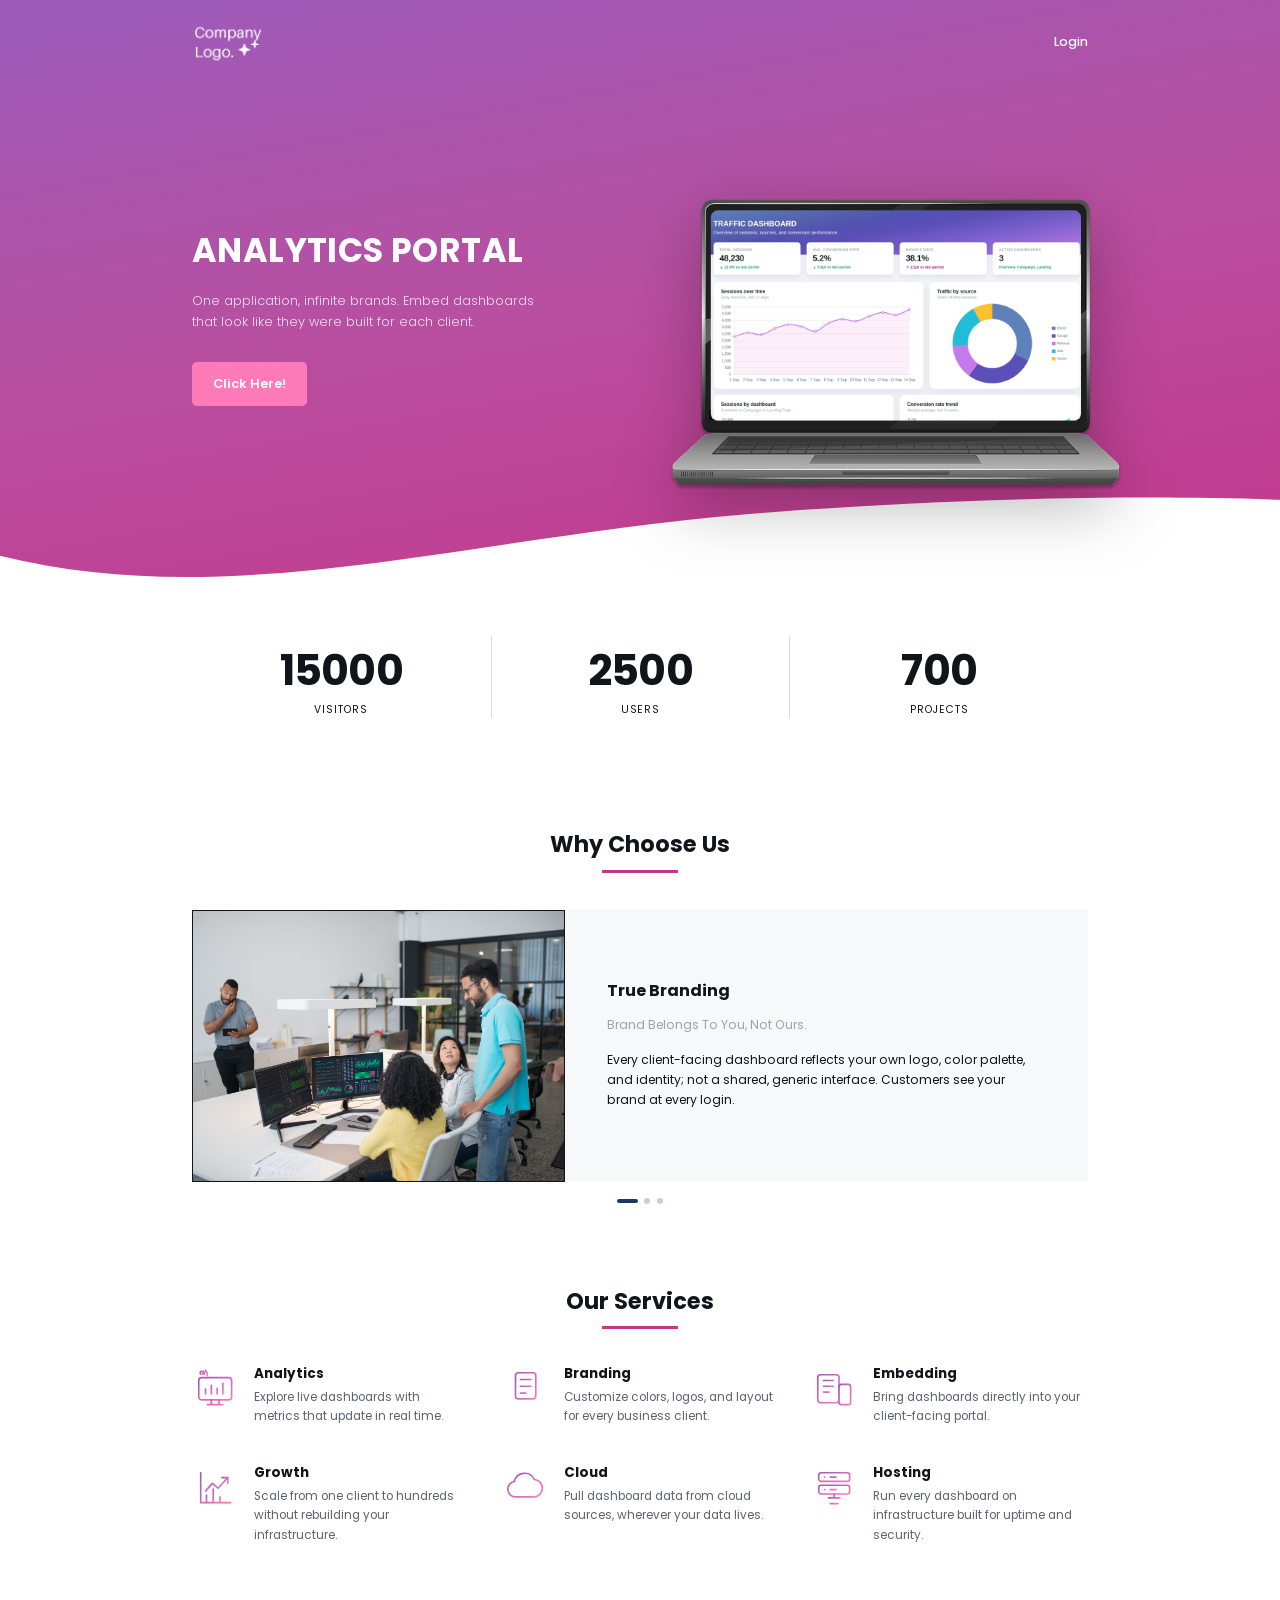
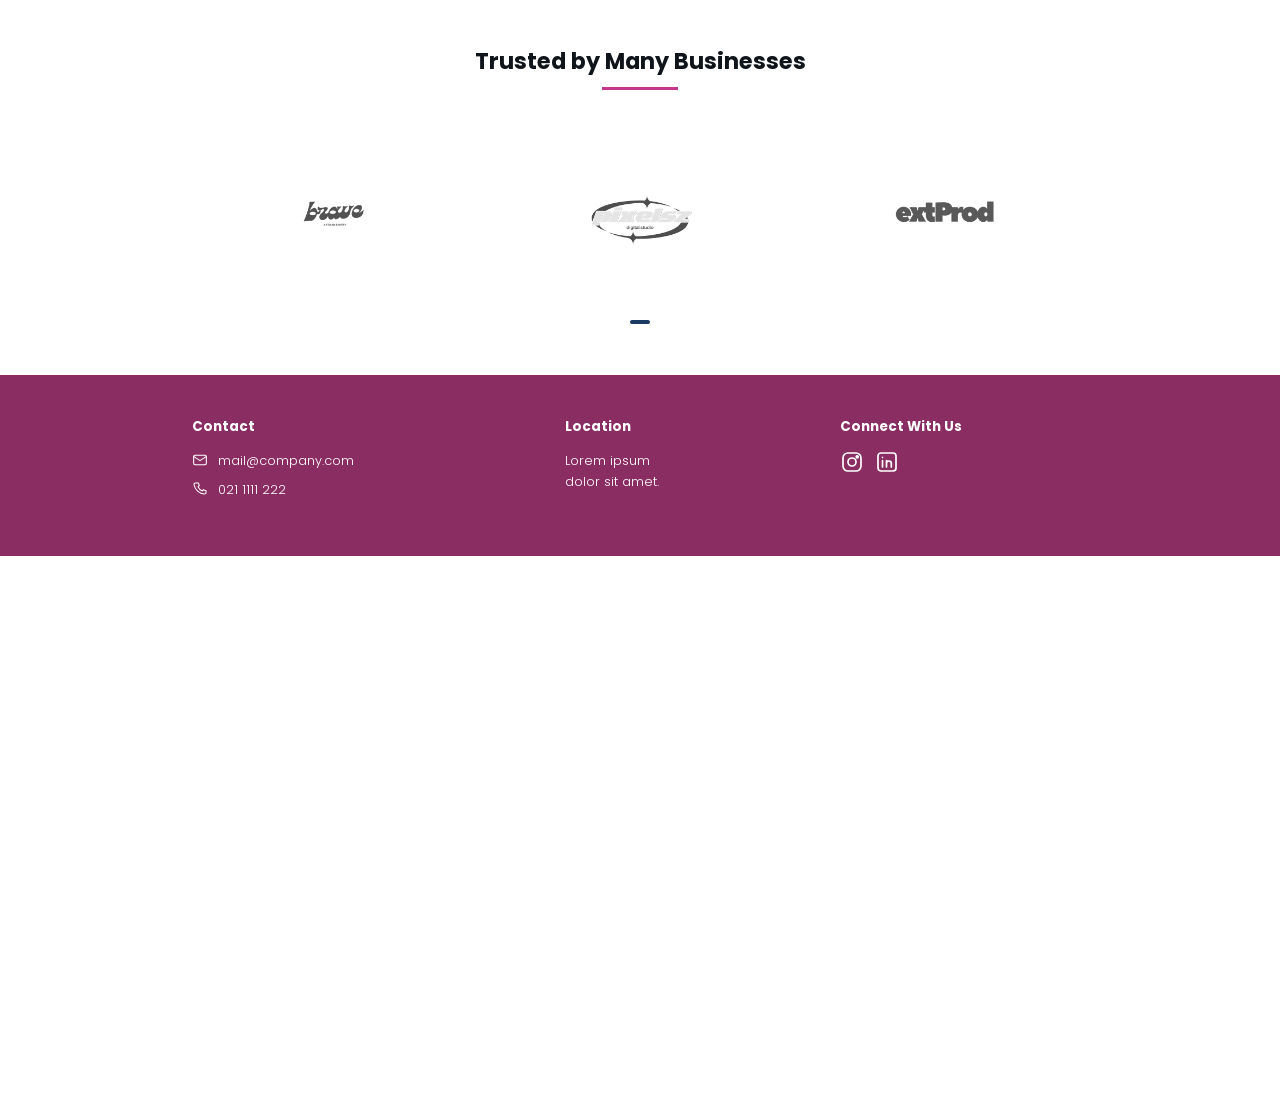
<file: index.html>
<!DOCTYPE html>
<html lang="id">
<head>
  <meta charset="UTF-8">
  <meta name="viewport" content="width=device-width, initial-scale=1">
  <title>Analytics Portal</title>
  <link rel="icon" href="img/logo.png">
  <link rel="preconnect" href="https://fonts.googleapis.com">
  <link rel="preconnect" href="https://fonts.gstatic.com" crossorigin>
  <link href="https://fonts.googleapis.com/css2?family=Poppins:wght@300;400;500;600;700&display=swap" rel="stylesheet">
  <link rel="stylesheet" href="css/style.css">
</head>
<body class="">
<svg width="0" height="0" aria-hidden="true" focusable="false" style="position:absolute">
  <defs>
    <linearGradient id="iconGradient" x1="0" y1="0" x2="1" y2="1">
      <stop offset="0%" stop-color="var(--icon-from)"/>
      <stop offset="100%" stop-color="var(--icon-to)"/>
    </linearGradient>
  </defs>
</svg>
<header class="navbar">
  <div class="container navbar-inner">
    <a class="navbar-logo" href="index.html">
      <img src="img/logo.png" alt="Company Logo">
    </a>
    <nav class="navbar-nav" aria-label="Menu utama">
      <!-- <a href="index.html">Home</a> -->
      <a href="login.html">Login</a>
    </nav>
  </div>
</header>

  <main>
<section class="hero">
  <div class="container hero-inner">
    <div class="hero-copy">
      <h1>Analytics Portal</h1>
      <p>
        One application, infinite brands. Embed dashboards that look like they were built for each client.
      </p>
      <a class="btn btn--accent" href="login.html">Click Here!</a>
    </div>
    <div class="hero-art">
      <img src="img/laptop.png" alt="Tampilan aplikasi pada laptop">
    </div>
  </div>
  <svg class="hero-wave" viewBox="0 0 1440 150" preserveAspectRatio="none" aria-hidden="true">
    <path d="M0,96 C260,168 520,74 840,44 C1070,23 1290,20 1440,26 L1440,150 L0,150 Z" fill="var(--surface)"/>
  </svg>
</section>
<section class="stats">
  <div class="container stats-inner">
      <div class="stats-item">
        <span class="stats-value">15000</span>
        <span class="stats-label">Visitors</span>
      </div>
      <div class="stats-item">
        <span class="stats-value">2500</span>
        <span class="stats-label">Users</span>
      </div>
      <div class="stats-item">
        <span class="stats-value">700</span>
        <span class="stats-label">Projects</span>
      </div>
  </div>
</section>
<section class="section" id="why-choose-us">
  <div class="container">
    <h2 class="section-title">Why Choose Us</h2>

    <div class="slider" data-slider data-autoplay="6000">
      <div class="slider-viewport">
        <div class="slider-track" data-slider-track>
          <article class="slider-slide why">
              <div class="why-media">
                <img src="img/foto1.jpg" alt="True Branding">
              </div>
              <div class="why-body">
                <h3>True Branding</h3>
                <p class="why-lead">Brand Belongs To You, Not Ours. </p>
                <p>Every client-facing dashboard reflects your own logo, color palette, and identity; not a shared, generic interface. Customers see your brand at every login.</p>
              </div>
            </article>
          <article class="slider-slide why">
              <div class="why-media">
                <img src="img/foto2.jpg" alt="Built on Enterprise-Grade Infrastructure">
              </div>
              <div class="why-body">
                <h3>Built on Enterprise-Grade Infrastructure</h3>
                <p class="why-lead">Reliable. Secure. Always On.</p>
                <p>Business clients get fast, dependable access for their dashboards whenever they need it. </p>
              </div>
            </article>
          <article class="slider-slide why">
              <div class="why-media">
                <img src="img/foto3.jpg" alt="Real Dashboards, Real-time Data">
              </div>
              <div class="why-body">
                <h3>Real Dashboards, Real-time Data</h3>
                <p class="why-lead">No Static Reports. No Delays.</p>
                <p>Dashboards connect directly to live data sources, so every chart and metric reflects what's actually happening right now.</p>
              </div>
            </article>
        </div>
      </div>

      <button class="slider-arrow slider-arrow--prev" type="button" data-slider-prev aria-label="Slide sebelumnya">
        <svg viewBox="0 0 24 24" fill="none" stroke="currentColor" stroke-width="2" stroke-linecap="round" stroke-linejoin="round"><path d="M15 18l-6-6 6-6"/></svg>
      </button>
      <button class="slider-arrow slider-arrow--next" type="button" data-slider-next aria-label="Slide berikutnya">
        <svg viewBox="0 0 24 24" fill="none" stroke="currentColor" stroke-width="2" stroke-linecap="round" stroke-linejoin="round"><path d="M9 6l6 6-6 6"/></svg>
      </button>

      <div class="slider-dots why-dots" data-slider-dots aria-label="Pilih slide"></div>
    </div>
  </div>
</section>
<section class="section section--services" id="services">
  <div class="container">
    <h2 class="section-title">Our Services</h2>
    <div class="services">
      <article class="service">
          <svg class="service-icon" viewBox="0 0 48 48" fill="none" aria-hidden="true"
     stroke="url(#iconGradient)" stroke-width="1.7"
     stroke-linecap="round" stroke-linejoin="round">
  <rect x="7" y="12" width="34" height="23" rx="3"/>
    <path d="M20 35v5M28 35v5M16 40h16"/>
    <path d="M14 29v-5M20 29v-9M26 29v-6M32 29v-11"/>
    <circle cx="10" cy="7" r="1.6"/>
    <path d="M13 8.5a4 4 0 0 0-1.2-3.1M16 10a7 7 0 0 0-2-5.4"/>
</svg>
          <div class="service-body">
            <h3>Analytics</h3>
            <p>Explore live dashboards with metrics that update in real time.</p>
          </div>
        </article>
      <article class="service">
          <svg class="service-icon" viewBox="0 0 48 48" fill="none" aria-hidden="true"
     stroke="url(#iconGradient)" stroke-width="1.7"
     stroke-linecap="round" stroke-linejoin="round">
  <rect x="15" y="7" width="21" height="27" rx="3"/>
    <path d="M20 14h11M20 21h11M20 28h6"/>
</svg>
          <div class="service-body">
            <h3>Branding</h3>
            <p>Customize colors, logos, and layout for every business client.</p>
          </div>
        </article>
      <article class="service">
          <svg class="service-icon" viewBox="0 0 48 48" fill="none" aria-hidden="true"
     stroke="url(#iconGradient)" stroke-width="1.7"
     stroke-linecap="round" stroke-linejoin="round">
  <rect x="7" y="9" width="22" height="29" rx="3"/>
    <path d="M13 15h10M13 21h10M13 27h6"/>
    <rect x="29" y="19" width="12" height="21" rx="2.5" fill="var(--surface)"/>
    <path d="M33 36h4"/>
</svg>
          <div class="service-body">
            <h3>Embedding</h3>
            <p>Bring dashboards directly into your client-facing portal.</p>
          </div>
        </article>
      <article class="service">
          <svg class="service-icon" viewBox="0 0 48 48" fill="none" aria-hidden="true"
     stroke="url(#iconGradient)" stroke-width="1.7"
     stroke-linecap="round" stroke-linejoin="round">
  <path d="M9 8v31h31"/>
    <path d="M15 39v-8M22 39v-14M29 39v-6"/>
    <path d="M14 27l7-8 6 5 10-11"/>
    <path d="M31 13h6v6"/>
</svg>
          <div class="service-body">
            <h3>Growth</h3>
            <p>Scale from one client to hundreds without rebuilding your infrastructure.</p>
          </div>
        </article>
      <article class="service">
          <svg class="service-icon" viewBox="0 0 48 48" fill="none" aria-hidden="true"
     stroke="url(#iconGradient)" stroke-width="1.7"
     stroke-linecap="round" stroke-linejoin="round">
  <path d="M33 33H15a8 8 0 0 1-1.2-15.9A11 11 0 0 1 34.5 15 9 9 0 0 1 33 33Z"/>
</svg>
          <div class="service-body">
            <h3>Cloud</h3>
            <p>Pull dashboard data from cloud sources, wherever your data lives.</p>
          </div>
        </article>
      <article class="service">
          <svg class="service-icon" viewBox="0 0 48 48" fill="none" aria-hidden="true"
     stroke="url(#iconGradient)" stroke-width="1.7"
     stroke-linecap="round" stroke-linejoin="round">
  <rect x="8" y="8" width="32" height="9" rx="2.5"/>
    <rect x="8" y="21" width="32" height="9" rx="2.5"/>
    <path d="M14 12.5h.01M14 25.5h.01M20 12.5h6M20 25.5h6"/>
    <path d="M18 34h12M24 30v4M20 40h8"/>
    <path d="M15 40h.01"/>
</svg>
          <div class="service-body">
            <h3>Hosting</h3>
            <p>Run every dashboard on infrastructure built for uptime and security.</p>
          </div>
        </article>
    </div>
  </div>
</section>
<section class="section" id="trusted">
  <div class="container">
    <h2 class="section-title">Trusted by Many Businesses</h2>

    <div class="slider slider--brands" data-slider data-autoplay="5000">
      <div class="slider-viewport">
        <div class="slider-track" data-slider-track>
            <div class="slider-slide brands">
              <div class="brands-item">
                <img src="img/brand1.png" alt="Logo mitra">
              </div>
              <div class="brands-item">
                <img src="img/brand2.png" alt="Logo mitra">
              </div>
              <div class="brands-item">
                <img src="img/brand3.png" alt="Logo mitra">
              </div>
            </div>
        </div>
      </div>
      <div class="slider-dots" data-slider-dots aria-label="Pilih halaman logo"></div>
    </div>
  </div>
</section>
  </main>

<footer class="footer">
  <div class="container footer-inner">
    <div class="footer-col">
      <h4>Contact</h4>
      <p class="footer-line">
        <svg viewBox="0 0 24 24" fill="none" stroke="currentColor" stroke-width="1.6" stroke-linecap="round" stroke-linejoin="round"><rect x="2.5" y="5" width="19" height="14" rx="2"/><path d="M3 7l9 6 9-6"/></svg>
        <a href="mailto:mail@company.com">mail@company.com</a>
      </p>
      <p class="footer-line">
        <svg viewBox="0 0 24 24" fill="none" stroke="currentColor" stroke-width="1.6" stroke-linecap="round" stroke-linejoin="round"><path d="M6.5 3h3l1.5 4-2 1.5a12 12 0 0 0 6.5 6.5L17 13l4 1.5v3a2 2 0 0 1-2.2 2A17 17 0 0 1 3 5.2 2 2 0 0 1 5 3Z"/></svg>
        <a href="tel:0211111222">021 1111 222</a>
      </p>
    </div>

    <div class="footer-col">
      <h4>Location</h4>
      <p>Lorem ipsum<br>dolor sit amet.</p>
    </div>

    <div class="footer-col">
      <h4>Connect With Us</h4>
      <div class="footer-social">
        <a href="#" aria-label="Instagram">
          <svg viewBox="0 0 24 24" fill="none" stroke="currentColor" stroke-width="1.7" stroke-linecap="round"><rect x="3" y="3" width="18" height="18" rx="5"/><circle cx="12" cy="12" r="4"/><circle cx="17.2" cy="6.8" r="1"/></svg>
        </a>
        <a href="#" aria-label="LinkedIn">
          <svg viewBox="0 0 24 24" fill="none" stroke="currentColor" stroke-width="1.7" stroke-linecap="round"><rect x="3" y="3" width="18" height="18" rx="3"/><path d="M7.5 10.5V17M7.5 7.4v.1M11.5 17v-3.6a2.4 2.4 0 0 1 4.8 0V17M11.5 10.5V17"/></svg>
        </a>
      </div>
    </div>
  </div>
</footer>
  <script src="js/slider.js"></script>
</body>
</html>
</file>
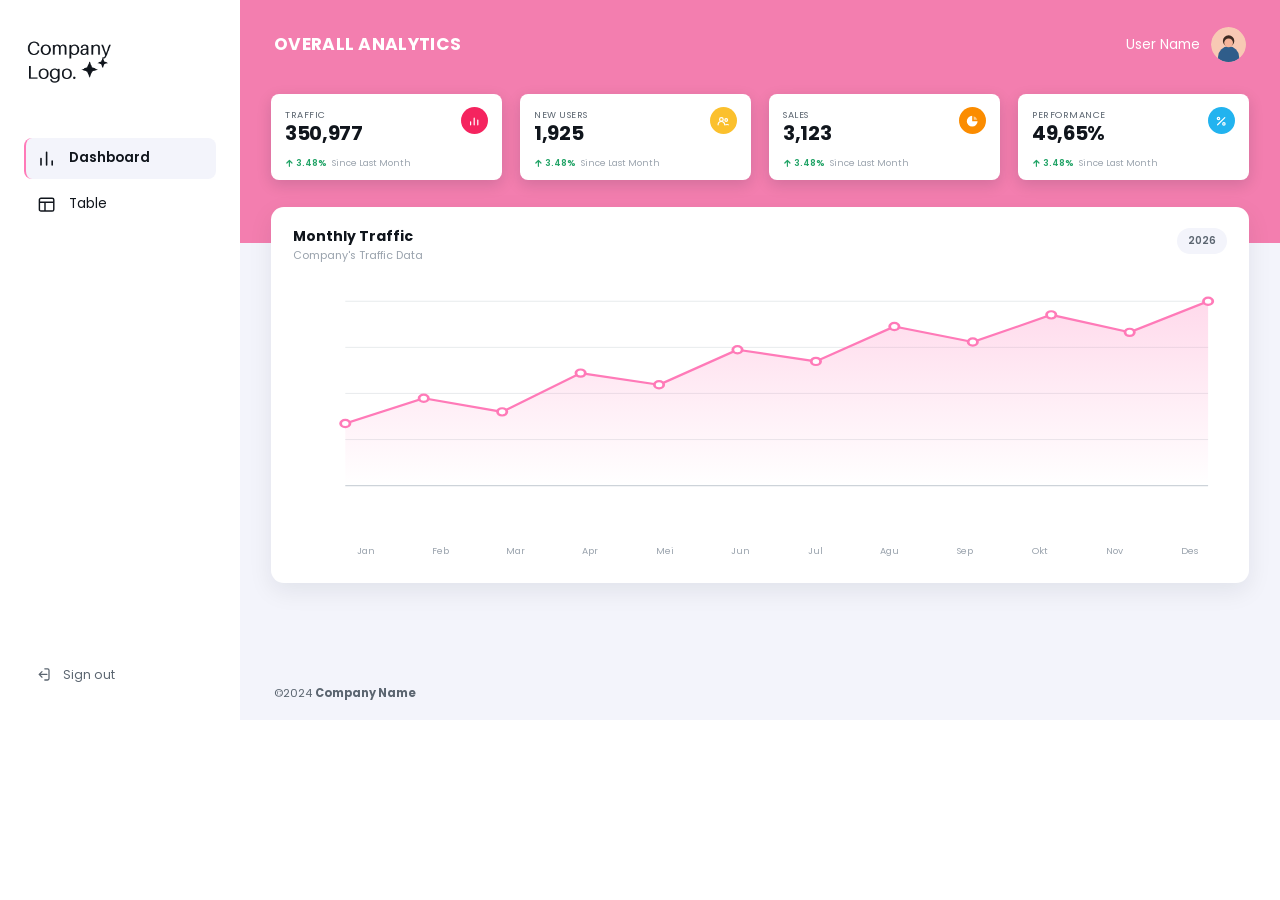
<file: dashboard.html>
<!DOCTYPE html>
<html lang="id">
<head>
  <meta charset="UTF-8">
  <meta name="viewport" content="width=device-width, initial-scale=1">
  <title>Dashboard | Company</title>
  <link rel="icon" href="img/logo.png">
  <link rel="preconnect" href="https://fonts.googleapis.com">
  <link rel="preconnect" href="https://fonts.gstatic.com" crossorigin>
  <link href="https://fonts.googleapis.com/css2?family=Poppins:wght@300;400;500;600;700&display=swap" rel="stylesheet">
  <link rel="stylesheet" href="css/style.css">
  <link rel="stylesheet" href="css/portal.css">
</head>
<body class="portal">

  <button class="portal-burger" type="button" data-sidebar-toggle aria-label="Buka menu">
    <svg viewBox="0 0 24 24" fill="none" stroke="currentColor" stroke-width="2" stroke-linecap="round"><path d="M4 7h16M4 12h16M4 17h16"/></svg>
  </button>

  <aside class="sidebar" data-sidebar>
    <a class="sidebar-logo" href="index.html">
      <img src="img/logo.png" alt="Company Logo">
    </a>

    <nav class="sidebar-nav" aria-label="Menu portal">
      <a class="sidebar-link is-active" href="dashboard.html">
        <svg viewBox="0 0 24 24" fill="none" stroke="currentColor" stroke-width="2" stroke-linecap="round"><path d="M5 20V12M12 20V4M19 20v-5"/></svg>
        <span>Dashboard</span>
      </a>
      <a class="sidebar-link" href="table.html">
        <svg viewBox="0 0 24 24" fill="none" stroke="currentColor" stroke-width="1.8" stroke-linejoin="round"><rect x="3" y="4" width="18" height="16" rx="2"/><path d="M3 9h18M10 9v11"/></svg>
        <span>Table</span>
      </a>
      <!-- <a class="sidebar-link" href="trash.html">
        <svg viewBox="0 0 24 24" fill="none" stroke="currentColor" stroke-width="1.8" stroke-linecap="round" stroke-linejoin="round"><path d="M4 7h16M10 4h4M6 7l1 13h10l1-13M10 11v6M14 11v6"/></svg>
        <span>Trash</span>
      </a> -->
    </nav>

    <a class="sidebar-logout" href="index.html">
      <svg viewBox="0 0 24 24" fill="none" stroke="currentColor" stroke-width="1.8" stroke-linecap="round" stroke-linejoin="round"><path d="M14 4h4a2 2 0 0 1 2 2v12a2 2 0 0 1-2 2h-4M10 16l-4-4 4-4M6 12h11"/></svg>
      <span>Sign out</span>
    </a>
  </aside>

  <div class="portal-main">
    <header class="topbar">
      <h1 class="topbar-title">Overall Analytics</h1>
      <div class="topbar-tools">
        <div class="topbar-user">
          <span class="topbar-name">User Name</span>
          <span class="avatar" aria-hidden="true">
            <svg viewBox="0 0 40 40" fill="none">
              <clipPath id="avatarClip"><circle cx="20" cy="20" r="20"/></clipPath>
                <circle cx="20" cy="20" r="20" fill="#F8C9B4"/>
                <circle cx="20" cy="16" r="6.5" fill="#3D2A22"/>
                  <g clip-path="url(#avatarClip)">
                    <path d="M8 34a12 12 0 0 1 24 0v10H8Z" fill="#2F5D8A"/>
                  </g>
                <circle cx="20" cy="18" r="5" fill="#F6B49A"/>
            </svg>
          </span>
        </div>
      </div>
    </header>

    <section class="metrics">
      <article class="metric">
          <div class="metric-head">
            <div>
              <p class="metric-label">Traffic</p>
              <p class="metric-value">350,977</p>
            </div>
            <span class="metric-badge metric-badge--pink">
              <svg viewBox="0 0 24 24" fill="none" stroke="currentColor" stroke-width="2" stroke-linecap="round" stroke-linejoin="round" aria-hidden="true">
  <path d="M6 18v-5M12 18V7M18 18v-8"/>
</svg>
            </span>
          </div>
          <p class="metric-foot">
            <span class="metric-delta">
              <svg viewBox="0 0 12 12" fill="none" stroke="currentColor" stroke-width="1.6" stroke-linecap="round" stroke-linejoin="round"><path d="M6 10V2M2.5 5.5 6 2l3.5 3.5"/></svg>
              3.48%
            </span>
            <span>Since Last Month</span>
          </p>
        </article>
      <article class="metric">
          <div class="metric-head">
            <div>
              <p class="metric-label">New Users</p>
              <p class="metric-value">1,925</p>
            </div>
            <span class="metric-badge metric-badge--amber">
              <svg viewBox="0 0 24 24" fill="none" stroke="currentColor" stroke-width="2" stroke-linecap="round" stroke-linejoin="round" aria-hidden="true">
  <circle cx="9" cy="9" r="3"/><circle cx="17" cy="10" r="2.2"/>
    <path d="M3.5 18a5.5 5.5 0 0 1 11 0M16.5 18a4.5 4.5 0 0 1 4 0"/>
</svg>
            </span>
          </div>
          <p class="metric-foot">
            <span class="metric-delta">
              <svg viewBox="0 0 12 12" fill="none" stroke="currentColor" stroke-width="1.6" stroke-linecap="round" stroke-linejoin="round"><path d="M6 10V2M2.5 5.5 6 2l3.5 3.5"/></svg>
              3.48%
            </span>
            <span>Since Last Month</span>
          </p>
        </article>
      <article class="metric">
          <div class="metric-head">
            <div>
              <p class="metric-label">Sales</p>
              <p class="metric-value">3,123</p>
            </div>
            <span class="metric-badge metric-badge--orange">
              <svg viewBox="0 0 24 24" fill="none" stroke="currentColor" stroke-width="2" stroke-linecap="round" stroke-linejoin="round" aria-hidden="true">
  <path d="M12 3a9 9 0 1 0 9 9h-9V3Z" fill="currentColor" stroke="none"/>
    <path d="M14.5 3.6A9 9 0 0 1 20.4 9.5h-5.9V3.6Z" fill="currentColor" stroke="none" opacity=".55"/>
</svg>
            </span>
          </div>
          <p class="metric-foot">
            <span class="metric-delta">
              <svg viewBox="0 0 12 12" fill="none" stroke="currentColor" stroke-width="1.6" stroke-linecap="round" stroke-linejoin="round"><path d="M6 10V2M2.5 5.5 6 2l3.5 3.5"/></svg>
              3.48%
            </span>
            <span>Since Last Month</span>
          </p>
        </article>
      <article class="metric">
          <div class="metric-head">
            <div>
              <p class="metric-label">Performance</p>
              <p class="metric-value">49,65%</p>
            </div>
            <span class="metric-badge metric-badge--blue">
              <svg viewBox="0 0 24 24" fill="none" stroke="currentColor" stroke-width="2" stroke-linecap="round" stroke-linejoin="round" aria-hidden="true">
  <path d="M18 6 6 18"/><circle cx="7.5" cy="7.5" r="2"/><circle cx="16.5" cy="16.5" r="2"/>
</svg>
            </span>
          </div>
          <p class="metric-foot">
            <span class="metric-delta">
              <svg viewBox="0 0 12 12" fill="none" stroke="currentColor" stroke-width="1.6" stroke-linecap="round" stroke-linejoin="round"><path d="M6 10V2M2.5 5.5 6 2l3.5 3.5"/></svg>
              3.48%
            </span>
            <span>Since Last Month</span>
          </p>
        </article>
    </section>

    <main class="portal-content">
<article class="panel">
  <header class="panel-head">
    <div>
      <h2>Monthly Traffic</h2>
      <p class="panel-sub">Company's Traffic Data</p>
    </div>
    <span class="panel-chip">2026</span>
  </header>

  <div class="chart">
    <svg viewBox="0 0 1000 340" preserveAspectRatio="none" role="img" aria-label="Grafik traffic per bulan">
      <defs>
        <linearGradient id="areaFill" x1="0" y1="0" x2="0" y2="1">
          <stop offset="0%" stop-color="var(--accent)" stop-opacity=".28"/>
          <stop offset="100%" stop-color="var(--accent)" stop-opacity="0"/>
        </linearGradient>
      </defs>

      <line class="chart-grid" x1="56" x2="980" y1="24" y2="24"/>
      <line class="chart-grid" x1="56" x2="980" y1="88" y2="88"/>
      <line class="chart-grid" x1="56" x2="980" y1="152" y2="152"/>
      <line class="chart-grid" x1="56" x2="980" y1="216" y2="216"/>
      <line class="chart-axis" x1="56" x2="980" y1="280" y2="280"/>

      <polygon class="chart-area" points="56,280 56.0,193.77 140.0,158.74 224.0,177.6 308.0,123.71 392.0,139.87 476.0,91.37 560.0,107.54 644.0,59.03 728.0,80.59 812.0,42.86 896.0,67.12 980.0,24.0 980,280" fill="url(#areaFill)"/>
      <polyline class="chart-line" points="56.0,193.77 140.0,158.74 224.0,177.6 308.0,123.71 392.0,139.87 476.0,91.37 560.0,107.54 644.0,59.03 728.0,80.59 812.0,42.86 896.0,67.12 980.0,24.0"/>

        <circle class="chart-dot" cx="56.0" cy="193.77" r="5">
            <title>Jan: 32</title>
          </circle>
        <circle class="chart-dot" cx="140.0" cy="158.74" r="5">
            <title>Feb: 45</title>
          </circle>
        <circle class="chart-dot" cx="224.0" cy="177.6" r="5">
            <title>Mar: 38</title>
          </circle>
        <circle class="chart-dot" cx="308.0" cy="123.71" r="5">
            <title>Apr: 58</title>
          </circle>
        <circle class="chart-dot" cx="392.0" cy="139.87" r="5">
            <title>Mei: 52</title>
          </circle>
        <circle class="chart-dot" cx="476.0" cy="91.37" r="5">
            <title>Jun: 70</title>
          </circle>
        <circle class="chart-dot" cx="560.0" cy="107.54" r="5">
            <title>Jul: 64</title>
          </circle>
        <circle class="chart-dot" cx="644.0" cy="59.03" r="5">
            <title>Agu: 82</title>
          </circle>
        <circle class="chart-dot" cx="728.0" cy="80.59" r="5">
            <title>Sep: 74</title>
          </circle>
        <circle class="chart-dot" cx="812.0" cy="42.86" r="5">
            <title>Okt: 88</title>
          </circle>
        <circle class="chart-dot" cx="896.0" cy="67.12" r="5">
            <title>Nov: 79</title>
          </circle>
        <circle class="chart-dot" cx="980.0" cy="24.0" r="5">
            <title>Des: 95</title>
          </circle>
    </svg>

    <div class="chart-labels">
      <span>Jan</span><span>Feb</span><span>Mar</span><span>Apr</span><span>Mei</span><span>Jun</span><span>Jul</span><span>Agu</span><span>Sep</span><span>Okt</span><span>Nov</span><span>Des</span>
    </div>
  </div>
</article>
    </main>

    <footer class="portal-footer">&copy;2024 <strong>Company Name</strong></footer>
  </div>

  <script src="js/portal.js"></script>

</body>
</html>
</file>
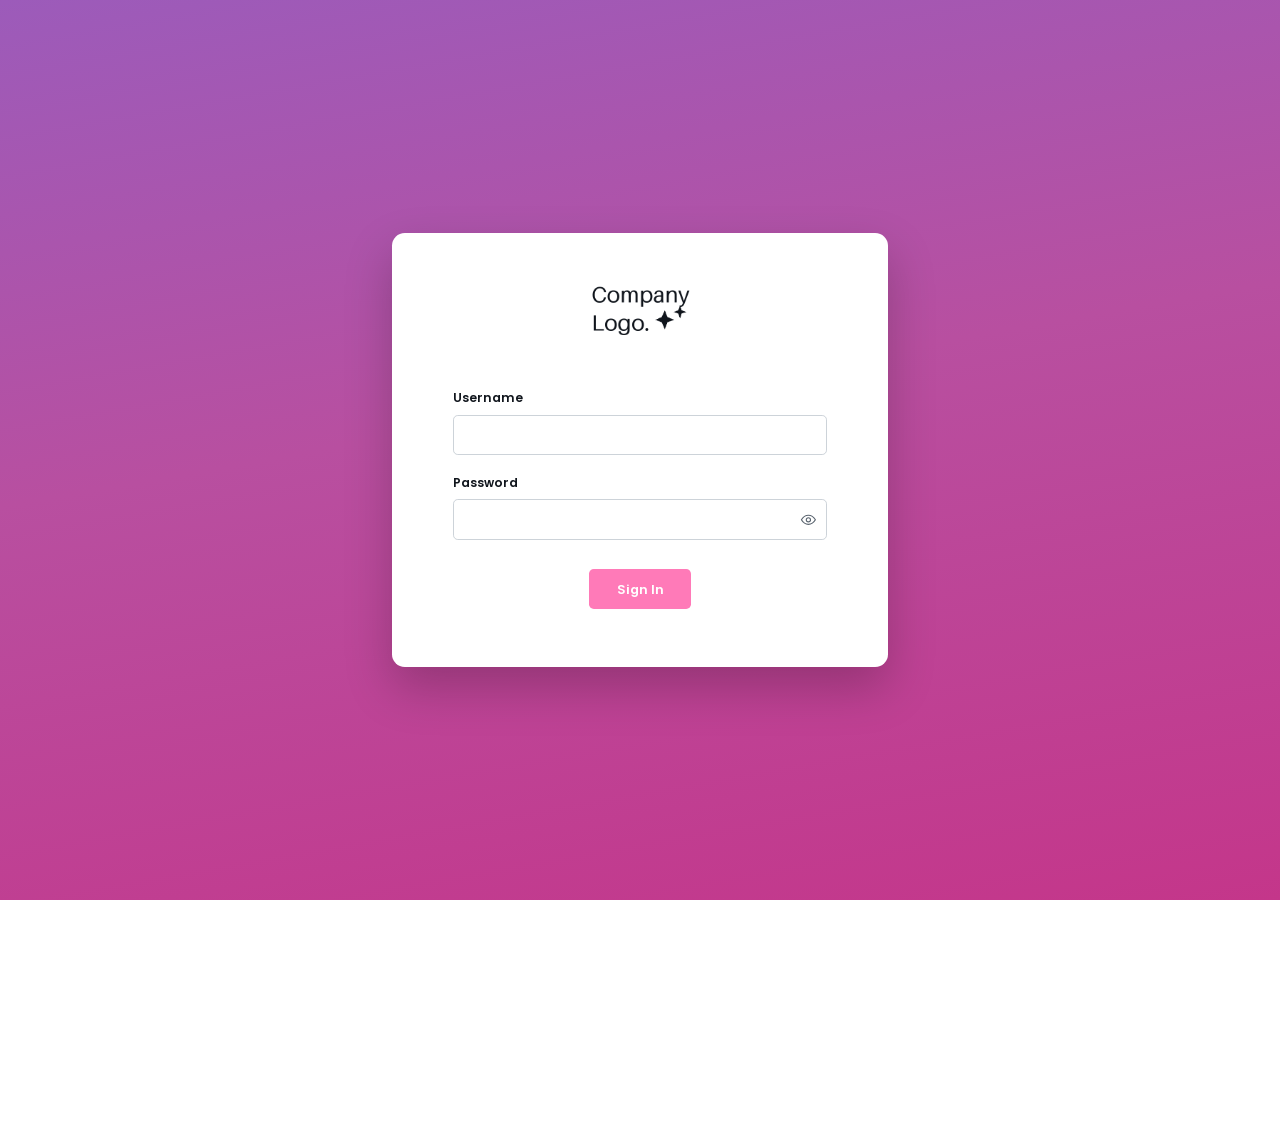
<file: login.html>
<!DOCTYPE html>
<html lang="id">
<head>
  <meta charset="UTF-8">
  <meta name="viewport" content="width=device-width, initial-scale=1">
  <title>Sign In | Company</title>
  <link rel="icon" href="img/logo.png">
  <link rel="preconnect" href="https://fonts.googleapis.com">
  <link rel="preconnect" href="https://fonts.gstatic.com" crossorigin>
  <link href="https://fonts.googleapis.com/css2?family=Poppins:wght@300;400;500;600;700&display=swap" rel="stylesheet">
  <link rel="stylesheet" href="css/style.css">
</head>
<body class="auth">
<main class="auth-wrap">
  <div class="auth-card">
    <a class="auth-logo" href="index.html">
      <img src="img/logo.png" alt="Company Logo">
    </a>

    <form class="auth-form" data-demo-login novalidate>
      <div class="field">
        <label for="username">Username</label>
        <input type="text" id="username" name="username" autocomplete="username">
      </div>

      <div class="field">
        <label for="password">Password</label>
        <div class="field-control">
          <input type="password" id="password" name="password" autocomplete="current-password">
          <button type="button" class="field-toggle" data-toggle-password="password" aria-label="Tampilkan password">
            <svg viewBox="0 0 24 24" fill="none" stroke="currentColor" stroke-width="1.6" stroke-linecap="round" stroke-linejoin="round"><path d="M2 12s3.8-6.5 10-6.5S22 12 22 12s-3.8 6.5-10 6.5S2 12 2 12Z"/><circle cx="12" cy="12" r="3"/></svg>
          </button>
        </div>
      </div>

      <button type="submit" class="btn btn--accent auth-submit">Sign In</button>
    </form>
  </div>
</main>
  <script src="js/auth.js"></script>
</body>
</html>
</file>
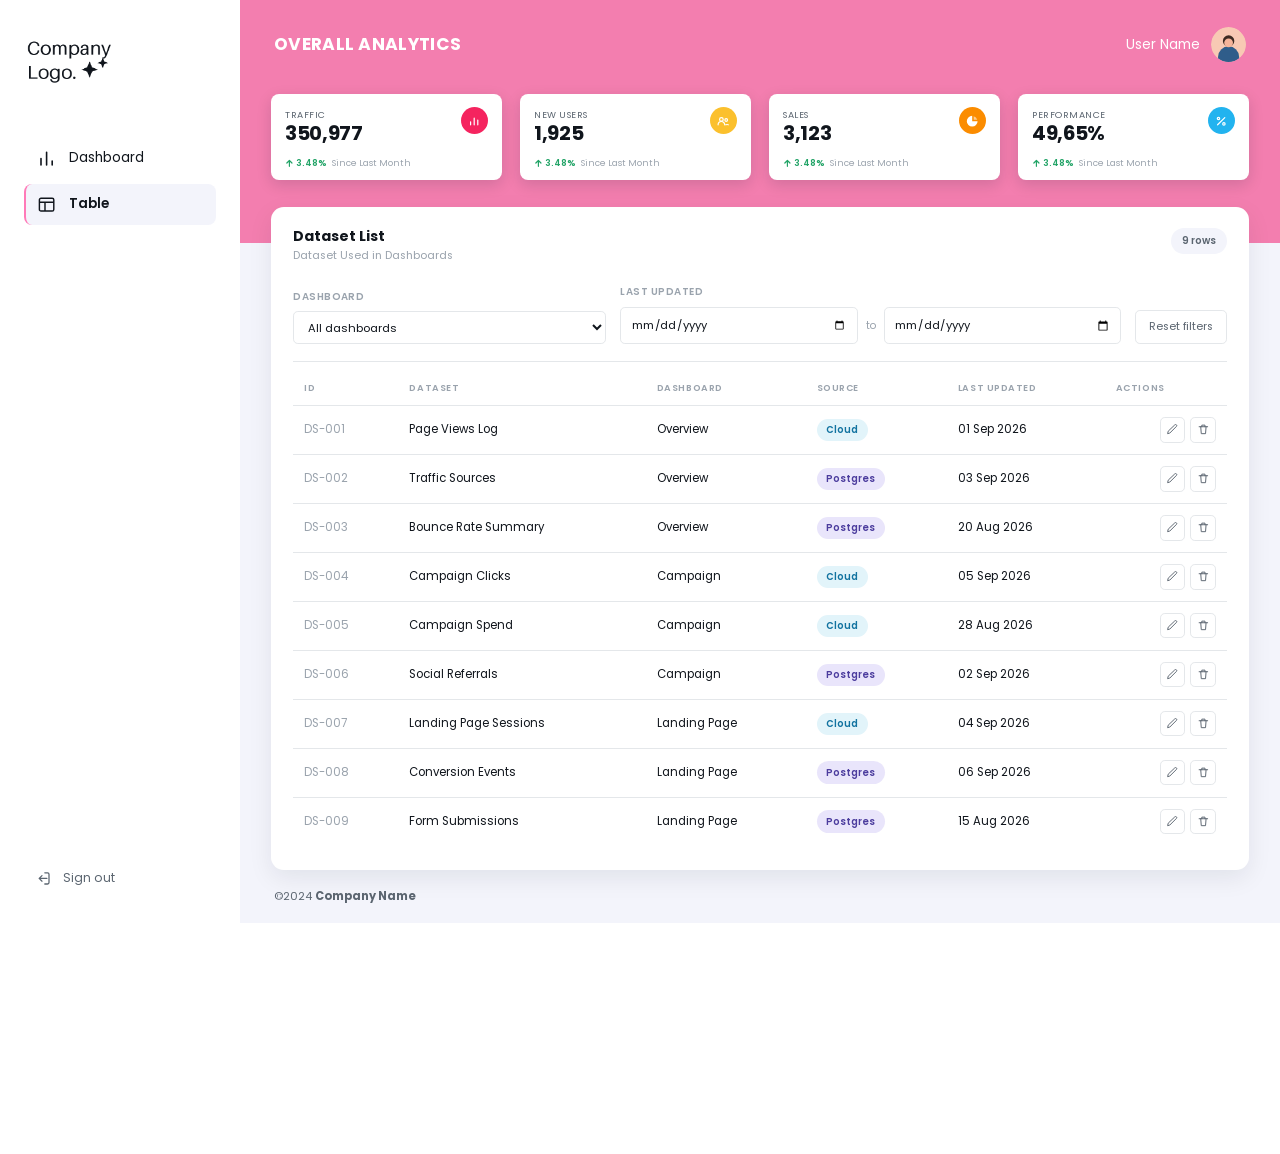
<file: table.html>
<!DOCTYPE html>
<html lang="id">
<head>
  <meta charset="UTF-8">
  <meta name="viewport" content="width=device-width, initial-scale=1">
  <title>Table — Company Logo</title>
  <link rel="icon" href="img/logo.png">
  <link rel="preconnect" href="https://fonts.googleapis.com">
  <link rel="preconnect" href="https://fonts.gstatic.com" crossorigin>
  <link href="https://fonts.googleapis.com/css2?family=Poppins:wght@300;400;500;600;700&display=swap" rel="stylesheet">
  <link rel="stylesheet" href="css/style.css">
  <link rel="stylesheet" href="css/portal.css">
</head>
<body class="portal">

  <button class="portal-burger" type="button" data-sidebar-toggle aria-label="Buka menu">
    <svg viewBox="0 0 24 24" fill="none" stroke="currentColor" stroke-width="2" stroke-linecap="round"><path d="M4 7h16M4 12h16M4 17h16"/></svg>
  </button>

  <aside class="sidebar" data-sidebar>
    <a class="sidebar-logo" href="index.html">
      <img src="img/logo.png" alt="Company Logo">
    </a>

    <nav class="sidebar-nav" aria-label="Menu portal">
      <a class="sidebar-link" href="dashboard.html">
        <svg viewBox="0 0 24 24" fill="none" stroke="currentColor" stroke-width="2" stroke-linecap="round"><path d="M5 20V12M12 20V4M19 20v-5"/></svg>
        <span>Dashboard</span>
      </a>
      <a class="sidebar-link is-active" href="table.html">
        <svg viewBox="0 0 24 24" fill="none" stroke="currentColor" stroke-width="1.8" stroke-linejoin="round"><rect x="3" y="4" width="18" height="16" rx="2"/><path d="M3 9h18M10 9v11"/></svg>
        <span>Table</span>
      </a>
      <!-- <a class="sidebar-link" href="trash.html">
        <svg viewBox="0 0 24 24" fill="none" stroke="currentColor" stroke-width="1.8" stroke-linecap="round" stroke-linejoin="round"><path d="M4 7h16M10 4h4M6 7l1 13h10l1-13M10 11v6M14 11v6"/></svg>
        <span>Trash</span>
      </a> -->
    </nav>

    <a class="sidebar-logout" href="index.html">
      <svg viewBox="0 0 24 24" fill="none" stroke="currentColor" stroke-width="1.8" stroke-linecap="round" stroke-linejoin="round"><path d="M14 4h4a2 2 0 0 1 2 2v12a2 2 0 0 1-2 2h-4M10 16l-4-4 4-4M6 12h11"/></svg>
      <span>Sign out</span>
    </a>
  </aside>

  <div class="portal-main">
    <header class="topbar">
      <h1 class="topbar-title">Overall Analytics</h1>
      <div class="topbar-tools">
        <div class="topbar-user">
          <span class="topbar-name">User Name</span>
          <span class="avatar" aria-hidden="true">
            <svg viewBox="0 0 40 40" fill="none">
              <clipPath id="avatarClip"><circle cx="20" cy="20" r="20"/></clipPath>
                <circle cx="20" cy="20" r="20" fill="#F8C9B4"/>
                <circle cx="20" cy="16" r="6.5" fill="#3D2A22"/>
                  <g clip-path="url(#avatarClip)">
                    <path d="M8 34a12 12 0 0 1 24 0v10H8Z" fill="#2F5D8A"/>
                  </g>
                <circle cx="20" cy="18" r="5" fill="#F6B49A"/>
            </svg>
          </span>
        </div>
      </div>
    </header>

    <section class="metrics">
      <article class="metric">
          <div class="metric-head">
            <div>
              <p class="metric-label">Traffic</p>
              <p class="metric-value">350,977</p>
            </div>
            <span class="metric-badge metric-badge--pink">
              <svg viewBox="0 0 24 24" fill="none" stroke="currentColor" stroke-width="2" stroke-linecap="round" stroke-linejoin="round" aria-hidden="true">
  <path d="M6 18v-5M12 18V7M18 18v-8"/>
</svg>
            </span>
          </div>
          <p class="metric-foot">
            <span class="metric-delta">
              <svg viewBox="0 0 12 12" fill="none" stroke="currentColor" stroke-width="1.6" stroke-linecap="round" stroke-linejoin="round"><path d="M6 10V2M2.5 5.5 6 2l3.5 3.5"/></svg>
              3.48%
            </span>
            <span>Since Last Month</span>
          </p>
        </article>
      <article class="metric">
          <div class="metric-head">
            <div>
              <p class="metric-label">New Users</p>
              <p class="metric-value">1,925</p>
            </div>
            <span class="metric-badge metric-badge--amber">
              <svg viewBox="0 0 24 24" fill="none" stroke="currentColor" stroke-width="2" stroke-linecap="round" stroke-linejoin="round" aria-hidden="true">
  <circle cx="9" cy="9" r="3"/><circle cx="17" cy="10" r="2.2"/>
    <path d="M3.5 18a5.5 5.5 0 0 1 11 0M16.5 18a4.5 4.5 0 0 1 4 0"/>
</svg>
            </span>
          </div>
          <p class="metric-foot">
            <span class="metric-delta">
              <svg viewBox="0 0 12 12" fill="none" stroke="currentColor" stroke-width="1.6" stroke-linecap="round" stroke-linejoin="round"><path d="M6 10V2M2.5 5.5 6 2l3.5 3.5"/></svg>
              3.48%
            </span>
            <span>Since Last Month</span>
          </p>
        </article>
      <article class="metric">
          <div class="metric-head">
            <div>
              <p class="metric-label">Sales</p>
              <p class="metric-value">3,123</p>
            </div>
            <span class="metric-badge metric-badge--orange">
              <svg viewBox="0 0 24 24" fill="none" stroke="currentColor" stroke-width="2" stroke-linecap="round" stroke-linejoin="round" aria-hidden="true">
  <path d="M12 3a9 9 0 1 0 9 9h-9V3Z" fill="currentColor" stroke="none"/>
    <path d="M14.5 3.6A9 9 0 0 1 20.4 9.5h-5.9V3.6Z" fill="currentColor" stroke="none" opacity=".55"/>
</svg>
            </span>
          </div>
          <p class="metric-foot">
            <span class="metric-delta">
              <svg viewBox="0 0 12 12" fill="none" stroke="currentColor" stroke-width="1.6" stroke-linecap="round" stroke-linejoin="round"><path d="M6 10V2M2.5 5.5 6 2l3.5 3.5"/></svg>
              3.48%
            </span>
            <span>Since Last Month</span>
          </p>
        </article>
      <article class="metric">
          <div class="metric-head">
            <div>
              <p class="metric-label">Performance</p>
              <p class="metric-value">49,65%</p>
            </div>
            <span class="metric-badge metric-badge--blue">
              <svg viewBox="0 0 24 24" fill="none" stroke="currentColor" stroke-width="2" stroke-linecap="round" stroke-linejoin="round" aria-hidden="true">
  <path d="M18 6 6 18"/><circle cx="7.5" cy="7.5" r="2"/><circle cx="16.5" cy="16.5" r="2"/>
</svg>
            </span>
          </div>
          <p class="metric-foot">
            <span class="metric-delta">
              <svg viewBox="0 0 12 12" fill="none" stroke="currentColor" stroke-width="1.6" stroke-linecap="round" stroke-linejoin="round"><path d="M6 10V2M2.5 5.5 6 2l3.5 3.5"/></svg>
              3.48%
            </span>
            <span>Since Last Month</span>
          </p>
        </article>
    </section>

    <main class="portal-content">
<article class="panel">
  <header class="panel-head">
    <div>
      <h2>Dataset List</h2>
      <p class="panel-sub">Dataset Used in Dashboards</p>
    </div>
    <span class="panel-chip" id="rowCount">9 rows</span>
  </header>

  <div class="table-filters">
    <div class="field">
      <label for="dashboardFilter">Dashboard</label>
      <select id="dashboardFilter">
        <option value="all">All dashboards</option>
        <option value="Overview">Overview</option>
        <option value="Campaign">Campaign</option>
        <option value="Landing Page">Landing Page</option>
      </select>
    </div>
    <div class="field field--date">
      <label for="dateFrom">Last updated</label>
      <div class="date-range">
        <input type="date" id="dateFrom">
        <span>to</span>
        <input type="date" id="dateTo">
      </div>
    </div>
    <button class="reset-btn" id="resetFilters" type="button">Reset filters</button>
  </div>

  <div class="table-scroll">
    <table class="table" id="datasetTable">
      <thead>
        <tr>
          <th>ID</th>
          <th>Dataset</th>
          <th>Dashboard</th>
          <th>Source</th>
          <th>Last updated</th>
          <th class="table-num">Actions</th>
        </tr>
      </thead>
      <tbody id="tableBody">
          <tr data-dashboard="Overview" data-date="2026-09-01">
            <td class="table-id">DS-001</td>
            <td>Page Views Log</td>
            <td>Overview</td>
            <td>
              <span class="tag tag--cloud">Cloud</span>
            </td>
            <td>01 Sep 2026</td>
            <td class="table-num">
              <div class="row-actions">
                <button type="button" class="icon-btn" aria-label="Edit Page Views Log">
                  <svg viewBox="0 0 24 24" fill="none" stroke="currentColor" stroke-width="1.8" stroke-linecap="round" stroke-linejoin="round"><path d="M16.5 3.5a2.12 2.12 0 0 1 3 3L7 19l-4 1 1-4Z"/></svg>
                </button>
                <button type="button" class="icon-btn icon-btn--danger" aria-label="Delete Page Views Log">
                  <svg viewBox="0 0 24 24" fill="none" stroke="currentColor" stroke-width="1.8" stroke-linecap="round" stroke-linejoin="round"><path d="M4 7h16M9 7V4h6v3m-8 0 1 13h8l1-13"/></svg>
                </button>
              </div>
            </td>
          </tr>
          <tr data-dashboard="Overview" data-date="2026-09-03">
            <td class="table-id">DS-002</td>
            <td>Traffic Sources</td>
            <td>Overview</td>
            <td>
              <span class="tag tag--postgres">Postgres</span>
            </td>
            <td>03 Sep 2026</td>
            <td class="table-num">
              <div class="row-actions">
                <button type="button" class="icon-btn" aria-label="Edit Traffic Sources">
                  <svg viewBox="0 0 24 24" fill="none" stroke="currentColor" stroke-width="1.8" stroke-linecap="round" stroke-linejoin="round"><path d="M16.5 3.5a2.12 2.12 0 0 1 3 3L7 19l-4 1 1-4Z"/></svg>
                </button>
                <button type="button" class="icon-btn icon-btn--danger" aria-label="Delete Traffic Sources">
                  <svg viewBox="0 0 24 24" fill="none" stroke="currentColor" stroke-width="1.8" stroke-linecap="round" stroke-linejoin="round"><path d="M4 7h16M9 7V4h6v3m-8 0 1 13h8l1-13"/></svg>
                </button>
              </div>
            </td>
          </tr>
          <tr data-dashboard="Overview" data-date="2026-08-20">
            <td class="table-id">DS-003</td>
            <td>Bounce Rate Summary</td>
            <td>Overview</td>
            <td>
              <span class="tag tag--postgres">Postgres</span>
            </td>
            <td>20 Aug 2026</td>
            <td class="table-num">
              <div class="row-actions">
                <button type="button" class="icon-btn" aria-label="Edit Bounce Rate Summary">
                  <svg viewBox="0 0 24 24" fill="none" stroke="currentColor" stroke-width="1.8" stroke-linecap="round" stroke-linejoin="round"><path d="M16.5 3.5a2.12 2.12 0 0 1 3 3L7 19l-4 1 1-4Z"/></svg>
                </button>
                <button type="button" class="icon-btn icon-btn--danger" aria-label="Delete Bounce Rate Summary">
                  <svg viewBox="0 0 24 24" fill="none" stroke="currentColor" stroke-width="1.8" stroke-linecap="round" stroke-linejoin="round"><path d="M4 7h16M9 7V4h6v3m-8 0 1 13h8l1-13"/></svg>
                </button>
              </div>
            </td>
          </tr>
          <tr data-dashboard="Campaign" data-date="2026-09-05">
            <td class="table-id">DS-004</td>
            <td>Campaign Clicks</td>
            <td>Campaign</td>
            <td>
              <span class="tag tag--cloud">Cloud</span>
            </td>
            <td>05 Sep 2026</td>
            <td class="table-num">
              <div class="row-actions">
                <button type="button" class="icon-btn" aria-label="Edit Campaign Clicks">
                  <svg viewBox="0 0 24 24" fill="none" stroke="currentColor" stroke-width="1.8" stroke-linecap="round" stroke-linejoin="round"><path d="M16.5 3.5a2.12 2.12 0 0 1 3 3L7 19l-4 1 1-4Z"/></svg>
                </button>
                <button type="button" class="icon-btn icon-btn--danger" aria-label="Delete Campaign Clicks">
                  <svg viewBox="0 0 24 24" fill="none" stroke="currentColor" stroke-width="1.8" stroke-linecap="round" stroke-linejoin="round"><path d="M4 7h16M9 7V4h6v3m-8 0 1 13h8l1-13"/></svg>
                </button>
              </div>
            </td>
          </tr>
          <tr data-dashboard="Campaign" data-date="2026-08-28">
            <td class="table-id">DS-005</td>
            <td>Campaign Spend</td>
            <td>Campaign</td>
            <td>
              <span class="tag tag--cloud">Cloud</span>
            </td>
            <td>28 Aug 2026</td>
            <td class="table-num">
              <div class="row-actions">
                <button type="button" class="icon-btn" aria-label="Edit Campaign Spend">
                  <svg viewBox="0 0 24 24" fill="none" stroke="currentColor" stroke-width="1.8" stroke-linecap="round" stroke-linejoin="round"><path d="M16.5 3.5a2.12 2.12 0 0 1 3 3L7 19l-4 1 1-4Z"/></svg>
                </button>
                <button type="button" class="icon-btn icon-btn--danger" aria-label="Delete Campaign Spend">
                  <svg viewBox="0 0 24 24" fill="none" stroke="currentColor" stroke-width="1.8" stroke-linecap="round" stroke-linejoin="round"><path d="M4 7h16M9 7V4h6v3m-8 0 1 13h8l1-13"/></svg>
                </button>
              </div>
            </td>
          </tr>
          <tr data-dashboard="Campaign" data-date="2026-09-02">
            <td class="table-id">DS-006</td>
            <td>Social Referrals</td>
            <td>Campaign</td>
            <td>
              <span class="tag tag--postgres">Postgres</span>
            </td>
            <td>02 Sep 2026</td>
            <td class="table-num">
              <div class="row-actions">
                <button type="button" class="icon-btn" aria-label="Edit Social Referrals">
                  <svg viewBox="0 0 24 24" fill="none" stroke="currentColor" stroke-width="1.8" stroke-linecap="round" stroke-linejoin="round"><path d="M16.5 3.5a2.12 2.12 0 0 1 3 3L7 19l-4 1 1-4Z"/></svg>
                </button>
                <button type="button" class="icon-btn icon-btn--danger" aria-label="Delete Social Referrals">
                  <svg viewBox="0 0 24 24" fill="none" stroke="currentColor" stroke-width="1.8" stroke-linecap="round" stroke-linejoin="round"><path d="M4 7h16M9 7V4h6v3m-8 0 1 13h8l1-13"/></svg>
                </button>
              </div>
            </td>
          </tr>
          <tr data-dashboard="Landing Page" data-date="2026-09-04">
            <td class="table-id">DS-007</td>
            <td>Landing Page Sessions</td>
            <td>Landing Page</td>
            <td>
              <span class="tag tag--cloud">Cloud</span>
            </td>
            <td>04 Sep 2026</td>
            <td class="table-num">
              <div class="row-actions">
                <button type="button" class="icon-btn" aria-label="Edit Landing Page Sessions">
                  <svg viewBox="0 0 24 24" fill="none" stroke="currentColor" stroke-width="1.8" stroke-linecap="round" stroke-linejoin="round"><path d="M16.5 3.5a2.12 2.12 0 0 1 3 3L7 19l-4 1 1-4Z"/></svg>
                </button>
                <button type="button" class="icon-btn icon-btn--danger" aria-label="Delete Landing Page Sessions">
                  <svg viewBox="0 0 24 24" fill="none" stroke="currentColor" stroke-width="1.8" stroke-linecap="round" stroke-linejoin="round"><path d="M4 7h16M9 7V4h6v3m-8 0 1 13h8l1-13"/></svg>
                </button>
              </div>
            </td>
          </tr>
          <tr data-dashboard="Landing Page" data-date="2026-09-06">
            <td class="table-id">DS-008</td>
            <td>Conversion Events</td>
            <td>Landing Page</td>
            <td>
              <span class="tag tag--postgres">Postgres</span>
            </td>
            <td>06 Sep 2026</td>
            <td class="table-num">
              <div class="row-actions">
                <button type="button" class="icon-btn" aria-label="Edit Conversion Events">
                  <svg viewBox="0 0 24 24" fill="none" stroke="currentColor" stroke-width="1.8" stroke-linecap="round" stroke-linejoin="round"><path d="M16.5 3.5a2.12 2.12 0 0 1 3 3L7 19l-4 1 1-4Z"/></svg>
                </button>
                <button type="button" class="icon-btn icon-btn--danger" aria-label="Delete Conversion Events">
                  <svg viewBox="0 0 24 24" fill="none" stroke="currentColor" stroke-width="1.8" stroke-linecap="round" stroke-linejoin="round"><path d="M4 7h16M9 7V4h6v3m-8 0 1 13h8l1-13"/></svg>
                </button>
              </div>
            </td>
          </tr>
          <tr data-dashboard="Landing Page" data-date="2026-08-15">
            <td class="table-id">DS-009</td>
            <td>Form Submissions</td>
            <td>Landing Page</td>
            <td>
              <span class="tag tag--postgres">Postgres</span>
            </td>
            <td>15 Aug 2026</td>
            <td class="table-num">
              <div class="row-actions">
                <button type="button" class="icon-btn" aria-label="Edit Form Submissions">
                  <svg viewBox="0 0 24 24" fill="none" stroke="currentColor" stroke-width="1.8" stroke-linecap="round" stroke-linejoin="round"><path d="M16.5 3.5a2.12 2.12 0 0 1 3 3L7 19l-4 1 1-4Z"/></svg>
                </button>
                <button type="button" class="icon-btn icon-btn--danger" aria-label="Delete Form Submissions">
                  <svg viewBox="0 0 24 24" fill="none" stroke="currentColor" stroke-width="1.8" stroke-linecap="round" stroke-linejoin="round"><path d="M4 7h16M9 7V4h6v3m-8 0 1 13h8l1-13"/></svg>
                </button>
              </div>
            </td>
          </tr>
      </tbody>
    </table>
    <p class="empty-state" id="emptyState" style="display:none;">No dataset matches the selected filters.</p>
  </div>
</article>

<script>
  (function () {
    var dashboardFilter = document.getElementById("dashboardFilter");
    var dateFrom = document.getElementById("dateFrom");
    var dateTo = document.getElementById("dateTo");
    var resetBtn = document.getElementById("resetFilters");
    var tableBody = document.getElementById("tableBody");
    var emptyState = document.getElementById("emptyState");
    var rowCount = document.getElementById("rowCount");
    var rows = Array.prototype.slice.call(tableBody.querySelectorAll("tr"));

    function applyFilters() {
      var dash = dashboardFilter.value;
      var from = dateFrom.value ? new Date(dateFrom.value) : null;
      var to = dateTo.value ? new Date(dateTo.value) : null;
      var visibleCount = 0;

      rows.forEach(function (row) {
        var rowDash = row.getAttribute("data-dashboard");
        var rowDate = row.getAttribute("data-date") ? new Date(row.getAttribute("data-date")) : null;
        var matches = true;

        if (dash !== "all" && rowDash !== dash) matches = false;
        if (matches && from && rowDate && rowDate < from) matches = false;
        if (matches && to && rowDate && rowDate > to) matches = false;

        row.style.display = matches ? "" : "none";
        if (matches) visibleCount++;
      });

      rowCount.textContent = visibleCount + (visibleCount === 1 ? " row" : " rows");
      emptyState.style.display = visibleCount === 0 ? "block" : "none";
    }

    dashboardFilter.addEventListener("change", applyFilters);
    dateFrom.addEventListener("change", applyFilters);
    dateTo.addEventListener("change", applyFilters);
    resetBtn.addEventListener("click", function () {
      dashboardFilter.value = "all";
      dateFrom.value = "";
      dateTo.value = "";
      applyFilters();
    });
  })();
</script>
    </main>

    <footer class="portal-footer">&copy;2024 <strong>Company Name</strong></footer>
  </div>

  <script src="js/portal.js"></script>

</body>
</html>
</file>
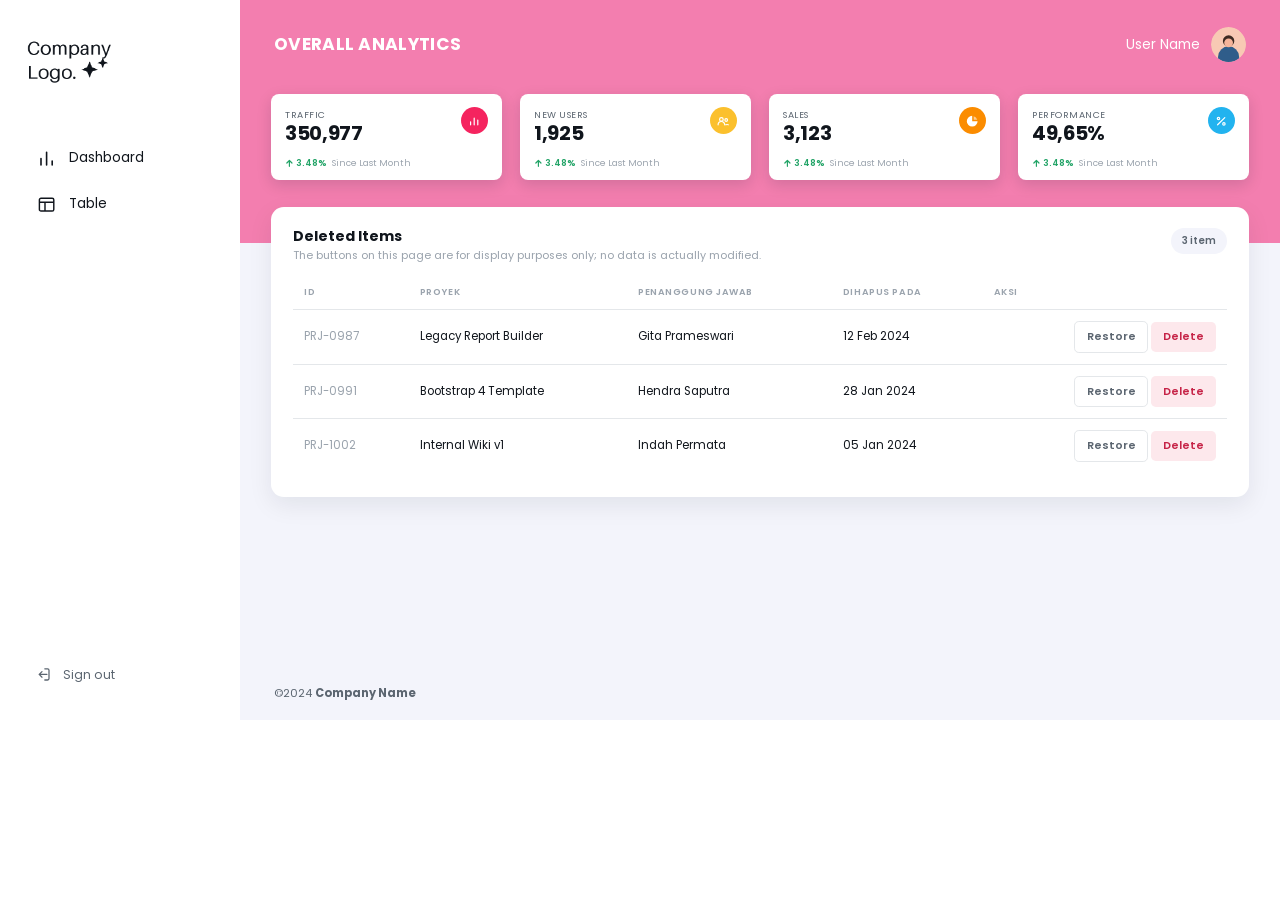
<file: trash.html>
<!DOCTYPE html>
<html lang="id">
<head>
  <meta charset="UTF-8">
  <meta name="viewport" content="width=device-width, initial-scale=1">
  <title>Trash — Company Logo</title>
  <link rel="icon" href="img/logo.png">
  <link rel="preconnect" href="https://fonts.googleapis.com">
  <link rel="preconnect" href="https://fonts.gstatic.com" crossorigin>
  <link href="https://fonts.googleapis.com/css2?family=Poppins:wght@300;400;500;600;700&display=swap" rel="stylesheet">
  <link rel="stylesheet" href="css/style.css">
  <link rel="stylesheet" href="css/portal.css">
</head>
<body class="portal">

  <button class="portal-burger" type="button" data-sidebar-toggle aria-label="Buka menu">
    <svg viewBox="0 0 24 24" fill="none" stroke="currentColor" stroke-width="2" stroke-linecap="round"><path d="M4 7h16M4 12h16M4 17h16"/></svg>
  </button>

  <aside class="sidebar" data-sidebar>
    <a class="sidebar-logo" href="index.html">
      <img src="img/logo.png" alt="Company Logo">
    </a>

    <nav class="sidebar-nav" aria-label="Menu portal">
      <a class="sidebar-link" href="dashboard.html">
        <svg viewBox="0 0 24 24" fill="none" stroke="currentColor" stroke-width="2" stroke-linecap="round"><path d="M5 20V12M12 20V4M19 20v-5"/></svg>
        <span>Dashboard</span>
      </a>
      <a class="sidebar-link" href="table.html">
        <svg viewBox="0 0 24 24" fill="none" stroke="currentColor" stroke-width="1.8" stroke-linejoin="round"><rect x="3" y="4" width="18" height="16" rx="2"/><path d="M3 9h18M10 9v11"/></svg>
        <span>Table</span>
      </a>
      <!-- <a class="sidebar-link is-active" href="trash.html">
        <svg viewBox="0 0 24 24" fill="none" stroke="currentColor" stroke-width="1.8" stroke-linecap="round" stroke-linejoin="round"><path d="M4 7h16M10 4h4M6 7l1 13h10l1-13M10 11v6M14 11v6"/></svg>
        <span>Trash</span>
      </a> -->
    </nav>

    <a class="sidebar-logout" href="index.html">
      <svg viewBox="0 0 24 24" fill="none" stroke="currentColor" stroke-width="1.8" stroke-linecap="round" stroke-linejoin="round"><path d="M14 4h4a2 2 0 0 1 2 2v12a2 2 0 0 1-2 2h-4M10 16l-4-4 4-4M6 12h11"/></svg>
      <span>Sign out</span>
    </a>
  </aside>

  <div class="portal-main">
    <header class="topbar">
      <h1 class="topbar-title">Overall Analytics</h1>
      <div class="topbar-tools">
        <div class="topbar-user">
          <span class="topbar-name">User Name</span>
          <span class="avatar" aria-hidden="true">
            <svg viewBox="0 0 40 40" fill="none">
              <clipPath id="avatarClip"><circle cx="20" cy="20" r="20"/></clipPath>
                <circle cx="20" cy="20" r="20" fill="#F8C9B4"/>
                <circle cx="20" cy="16" r="6.5" fill="#3D2A22"/>
                  <g clip-path="url(#avatarClip)">
                    <path d="M8 34a12 12 0 0 1 24 0v10H8Z" fill="#2F5D8A"/>
                  </g>
                <circle cx="20" cy="18" r="5" fill="#F6B49A"/>
            </svg>
          </span>
        </div>
      </div>
    </header>

    <section class="metrics">
      <article class="metric">
          <div class="metric-head">
            <div>
              <p class="metric-label">Traffic</p>
              <p class="metric-value">350,977</p>
            </div>
            <span class="metric-badge metric-badge--pink">
              <svg viewBox="0 0 24 24" fill="none" stroke="currentColor" stroke-width="2" stroke-linecap="round" stroke-linejoin="round" aria-hidden="true">
  <path d="M6 18v-5M12 18V7M18 18v-8"/>
</svg>
            </span>
          </div>
          <p class="metric-foot">
            <span class="metric-delta">
              <svg viewBox="0 0 12 12" fill="none" stroke="currentColor" stroke-width="1.6" stroke-linecap="round" stroke-linejoin="round"><path d="M6 10V2M2.5 5.5 6 2l3.5 3.5"/></svg>
              3.48%
            </span>
            <span>Since Last Month</span>
          </p>
        </article>
      <article class="metric">
          <div class="metric-head">
            <div>
              <p class="metric-label">New Users</p>
              <p class="metric-value">1,925</p>
            </div>
            <span class="metric-badge metric-badge--amber">
              <svg viewBox="0 0 24 24" fill="none" stroke="currentColor" stroke-width="2" stroke-linecap="round" stroke-linejoin="round" aria-hidden="true">
  <circle cx="9" cy="9" r="3"/><circle cx="17" cy="10" r="2.2"/>
    <path d="M3.5 18a5.5 5.5 0 0 1 11 0M16.5 18a4.5 4.5 0 0 1 4 0"/>
</svg>
            </span>
          </div>
          <p class="metric-foot">
            <span class="metric-delta">
              <svg viewBox="0 0 12 12" fill="none" stroke="currentColor" stroke-width="1.6" stroke-linecap="round" stroke-linejoin="round"><path d="M6 10V2M2.5 5.5 6 2l3.5 3.5"/></svg>
              3.48%
            </span>
            <span>Since Last Month</span>
          </p>
        </article>
      <article class="metric">
          <div class="metric-head">
            <div>
              <p class="metric-label">Sales</p>
              <p class="metric-value">3,123</p>
            </div>
            <span class="metric-badge metric-badge--orange">
              <svg viewBox="0 0 24 24" fill="none" stroke="currentColor" stroke-width="2" stroke-linecap="round" stroke-linejoin="round" aria-hidden="true">
  <path d="M12 3a9 9 0 1 0 9 9h-9V3Z" fill="currentColor" stroke="none"/>
    <path d="M14.5 3.6A9 9 0 0 1 20.4 9.5h-5.9V3.6Z" fill="currentColor" stroke="none" opacity=".55"/>
</svg>
            </span>
          </div>
          <p class="metric-foot">
            <span class="metric-delta">
              <svg viewBox="0 0 12 12" fill="none" stroke="currentColor" stroke-width="1.6" stroke-linecap="round" stroke-linejoin="round"><path d="M6 10V2M2.5 5.5 6 2l3.5 3.5"/></svg>
              3.48%
            </span>
            <span>Since Last Month</span>
          </p>
        </article>
      <article class="metric">
          <div class="metric-head">
            <div>
              <p class="metric-label">Performance</p>
              <p class="metric-value">49,65%</p>
            </div>
            <span class="metric-badge metric-badge--blue">
              <svg viewBox="0 0 24 24" fill="none" stroke="currentColor" stroke-width="2" stroke-linecap="round" stroke-linejoin="round" aria-hidden="true">
  <path d="M18 6 6 18"/><circle cx="7.5" cy="7.5" r="2"/><circle cx="16.5" cy="16.5" r="2"/>
</svg>
            </span>
          </div>
          <p class="metric-foot">
            <span class="metric-delta">
              <svg viewBox="0 0 12 12" fill="none" stroke="currentColor" stroke-width="1.6" stroke-linecap="round" stroke-linejoin="round"><path d="M6 10V2M2.5 5.5 6 2l3.5 3.5"/></svg>
              3.48%
            </span>
            <span>Since Last Month</span>
          </p>
        </article>
    </section>

    <main class="portal-content">
<article class="panel">
  <header class="panel-head">
    <div>
      <h2>Deleted Items</h2>
      <p class="panel-sub">The buttons on this page are for display purposes only; no data is actually modified.</p>
    </div>
    <span class="panel-chip">3 item</span>
  </header>

    <div class="table-scroll">
      <table class="table">
        <thead>
          <tr>
            <th>ID</th>
            <th>Proyek</th>
            <th>Penanggung jawab</th>
            <th>Dihapus pada</th>
            <th class="table-num">Aksi</th>
          </tr>
        </thead>
        <tbody>
            <tr>
              <td class="table-id">PRJ-0987</td>
              <td>Legacy Report Builder</td>
              <td>Gita Prameswari</td>
              <td>12 Feb 2024</td>
              <td class="table-num">
                <button class="btn btn--ghost" type="button">Restore</button>
                <button class="btn btn--danger" type="button">Delete</button>
              </td>
            </tr>
            <tr>
              <td class="table-id">PRJ-0991</td>
              <td>Bootstrap 4 Template</td>
              <td>Hendra Saputra</td>
              <td>28 Jan 2024</td>
              <td class="table-num">
                <button class="btn btn--ghost" type="button">Restore</button>
                <button class="btn btn--danger" type="button">Delete</button>
              </td>
            </tr>
            <tr>
              <td class="table-id">PRJ-1002</td>
              <td>Internal Wiki v1</td>
              <td>Indah Permata</td>
              <td>05 Jan 2024</td>
              <td class="table-num">
                <button class="btn btn--ghost" type="button">Restore</button>
                <button class="btn btn--danger" type="button">Delete</button>
              </td>
            </tr>
        </tbody>
      </table>
    </div>
</article>
    </main>

    <footer class="portal-footer">&copy;2024 <strong>Company Name</strong></footer>
  </div>

  <script src="js/portal.js"></script>

</body>
</html>
</file>
<file: css/style.css>
:root {
  --ink: #10151c;
  --ink-soft: #5b6570;
  --muted: #9aa3ad;
  --page: #f2f3f5;
  --surface: #ffffff;
  --surface-alt: #f7f8f9;
  --line: #e4e7ea;

  --brand-top: #9c5bba; /* ungu, atas hero */
  --brand-mid: #b84fa0; /* transisi ungu-pink */
  --brand-bottom: #c4368a; /* pink, bawah hero */
  --accent: #ff7ab8; /* tombol & underline */
  --accent-dark: #4a1f42;
  --pink-deep: #8a2d63; /* footer */

  --icon-from: #9c5bba; /* gradient ikon outline */
  --icon-to: #ff7ab8;

  --radius-sm: 6px;
  --radius: 10px;
  --radius-lg: 16px;
  --shadow: 0 12px 30px rgba(16, 21, 28, 0.08);
  --container: 1120px;
}

:root {
  --page-zoom: 0.8;
}
html {
  zoom: var(--page-zoom);
}

*,
*::before,
*::after {
  box-sizing: border-box;
}

body {
  margin: 0;
  font-family:
    "Poppins",
    "Segoe UI",
    system-ui,
    -apple-system,
    sans-serif;
  font-size: 16px;
  line-height: 1.65;
  color: var(--ink);
  background: var(--surface);
  -webkit-font-smoothing: antialiased;
}

h1,
h2,
h3,
h4 {
  margin: 0;
  line-height: 1.25;
  font-weight: 700;
}
p {
  margin: 0;
}
img {
  max-width: 100%;
  display: block;
}
a {
  color: inherit;
  text-decoration: none;
}
button {
  font: inherit;
}

:focus-visible {
  outline: 3px solid var(--accent);
  outline-offset: 3px;
  border-radius: 4px;
}

.container {
  width: min(100% - 48px, var(--container));
  margin-inline: auto;
}

.btn {
  display: inline-flex;
  align-items: center;
  justify-content: center;
  gap: 8px;
  border: 0;
  cursor: pointer;
  font-weight: 600;
  border-radius: var(--radius-sm);
  padding: 14px 26px;
  transition:
    background-color 0.18s ease,
    color 0.18s ease;
}

.btn--accent {
  background: var(--accent);
  color: #fff;
}
.btn--accent:hover {
  background: var(--accent-dark);
}

.btn--ghost {
  background: transparent;
  color: var(--ink-soft);
  border: 1px solid var(--line);
  padding: 7px 14px;
  font-size: 0.85rem;
}
.btn--ghost:hover {
  border-color: var(--muted);
  color: var(--ink);
}

.btn--danger {
  background: #fde8ec;
  color: #c62347;
  padding: 8px 15px;
  font-size: 0.85rem;
}
.btn--danger:hover {
  background: #f9d3db;
}

.navbar {
  position: absolute;
  inset: 0 0 auto 0;
  z-index: 5;
  padding: 26px 0;
}

.navbar-inner {
  display: flex;
  align-items: center;
  justify-content: space-between;
  gap: 24px;
}

.navbar-logo img {
  height: 58px;
  width: auto;
  /* logo.png berwarna gelap; dibalik agar terbaca di atas hero */
  filter: brightness(0) invert(1);
}

.navbar-nav {
  display: flex;
  gap: 48px;
}

.navbar-nav a {
  color: #fff;
  font-weight: 500;
  padding-bottom: 4px;
  border-bottom: 2px solid transparent;
}
.navbar-nav a:hover {
  border-bottom-color: var(--accent);
}

.hero {
  position: relative;
  background: linear-gradient(
    170deg,
    var(--brand-top) 0%,
    var(--brand-mid) 48%,
    var(--brand-bottom) 100%
  );
  padding: 168px 0 0;
  overflow: hidden;
}

.hero-inner {
  position: relative;
  z-index: 2;
  display: grid;
  grid-template-columns: minmax(0, 5fr) minmax(0, 6fr);
  align-items: center;
  gap: 40px;
  padding-bottom: 120px;
}

.hero-copy h1 {
  font-size: clamp(1.9rem, 3.4vw, 2.6rem);
  letter-spacing: 0.5px;
  text-transform: uppercase;
  color: #fff;
}

.hero-copy p {
  margin: 22px 0 38px;
  max-width: 44ch;
  color: rgba(255, 255, 255, 0.82);
  font-weight: 300;
}

.hero-art {
  align-self: end;
}

.hero-art img {
  /* Sedikit melewati kolom agar laptop mendekati tepi kanan seperti mockup */
  width: 112%;
  max-width: none;
  margin-left: auto;
  filter: drop-shadow(0 24px 40px rgba(0, 0, 0, 0.28));
}

.hero-wave {
  position: absolute;
  left: 0;
  right: 0;
  bottom: -1px;
  width: 100%;
  height: 150px;
  z-index: 1;
}

.stats {
  background: var(--surface);
  padding: 48px 0 76px;
}

.stats-inner {
  display: grid;
  grid-template-columns: repeat(3, 1fr);
  text-align: center;
}

.stats-item + .stats-item {
  border-left: 1px solid #d8dbdf;
}

.stats-value {
  display: block;
  font-size: clamp(2.2rem, 4.6vw, 3.3rem);
  font-weight: 700;
  letter-spacing: -1px;
}

.stats-label {
  display: block;
  margin-top: -6px;
  text-transform: uppercase;
  letter-spacing: 1.2px;
  font-size: 0.82rem;
  color: var(--ink);
}

.section {
  padding: 64px 0;
  background: var(--surface);
}
.section--services {
  padding-top: 40px;
}

.section-title {
  text-align: center;
  font-size: clamp(1.35rem, 2.4vw, 1.75rem);
  margin-bottom: 46px;
}

.section-title::after {
  content: "";
  display: block;
  width: 96px;
  height: 4px;
  margin: 14px auto 0;
  background: var(--brand-bottom);
}

.slider {
  position: relative;
}

.slider-viewport {
  overflow: hidden;
}

.slider-track {
  display: flex;
  transition: transform 0.45s cubic-bezier(0.4, 0, 0.2, 1);
}

.slider-slide {
  flex: 0 0 100%;
  min-width: 0;
}

.slider-arrow {
  position: absolute;
  top: 50%;
  transform: translateY(-50%);
  width: 42px;
  height: 42px;
  display: grid;
  place-items: center;
  border: 0;
  border-radius: 50%;
  background: var(--surface);
  color: var(--brand-mid);
  box-shadow: var(--shadow);
  cursor: pointer;
  opacity: 0;
  transition:
    opacity 0.2s ease,
    background-color 0.2s ease;
}

.slider:hover .slider-arrow,
.slider-arrow:focus-visible {
  opacity: 1;
}
.slider-arrow:hover {
  background: var(--page);
}
.slider-arrow svg {
  width: 20px;
  height: 20px;
}
.slider-arrow--prev {
  left: -14px;
}
.slider-arrow--next {
  right: -14px;
}

.slider-dots {
  display: flex;
  justify-content: center;
  align-items: center;
  gap: 8px;
  margin-top: 26px;
}

.slider-dot {
  width: 8px;
  height: 8px;
  padding: 0;
  border: 0;
  border-radius: 99px;
  background: #c9ced4;
  cursor: pointer;
  transition:
    width 0.25s ease,
    background-color 0.25s ease;
}

.slider-dot.is-active {
  width: 26px;
  height: 5px;
  background: #1b3a63;
}

.why {
  display: grid;
  grid-template-columns: minmax(0, 5fr) minmax(0, 7fr);
  background: var(--surface-alt);
}

.why-media {
  background: var(--surface);
}

.why-media img {
  width: 100%;
  height: 100%;
  min-height: 340px;
  object-fit: cover;
  border: 2px solid var(--ink);
}

.why-body {
  padding: 46px 52px;
  display: flex;
  flex-direction: column;
  justify-content: center;
  gap: 18px;
}

.why-body h3 {
  font-size: 1.25rem;
}
.why-body p {
  font-size: 0.95rem;
}
.why-lead {
  color: var(--muted);
}

/* Dot Why Choose Us diselaraskan ke kolom kanan seperti mockup */
.why-dots {
  justify-content: center;
  margin-top: 20px;
}

.brands {
  display: grid;
  grid-template-columns: repeat(3, 1fr);
  gap: 30px;
  padding: 8px 4px;
}

.brands-item {
  display: grid;
  place-items: center;
  min-height: 200px;
  padding: 10px;
  border-radius: 18px;
}

.brands-item img {
  max-height: 170px;
  width: auto;
  filter: grayscale(1);
  opacity: 0.75;
  transition:
    filter 0.2s ease,
    opacity 0.2s ease;
}

.brands-item:hover img {
  filter: none;
  opacity: 1;
}

.services {
  display: grid;
  grid-template-columns: repeat(3, 1fr);
  gap: 48px 40px;
}

.service {
  display: flex;
  gap: 20px;
  align-items: flex-start;
}

.service-icon {
  flex: 0 0 auto;
  width: 58px;
  height: 58px;
}

.service-body h3 {
  font-size: 1.05rem;
  margin-bottom: 6px;
}
.service-body p {
  font-size: 0.92rem;
  color: var(--ink-soft);
  max-width: 32ch;
}

.footer {
  background: var(--pink-deep);
  color: #fff;
  padding: 54px 0 60px;
}

.footer-inner {
  display: grid;
  grid-template-columns: minmax(0, 1.4fr) minmax(0, 1fr) minmax(0, 1fr);
  gap: 32px;
}

.footer h4 {
  font-size: 1.05rem;
  margin-bottom: 18px;
}
.footer p {
  font-weight: 300;
}

.footer-line {
  display: flex;
  align-items: center;
  gap: 12px;
  margin-bottom: 10px;
}

.footer-line svg {
  width: 20px;
  height: 20px;
  flex: 0 0 auto;
}
.footer-line a:hover {
  text-decoration: underline;
}

.footer-social {
  display: flex;
  gap: 14px;
}
.footer-social a {
  display: grid;
  place-items: center;
}
.footer-social svg {
  width: 30px;
  height: 30px;
}
.footer-social a:hover {
  color: var(--accent);
}

body.auth {
  min-height: calc(100vh / var(--page-zoom));
  background: linear-gradient(
    170deg,
    var(--brand-top) 0%,
    var(--brand-mid) 45%,
    var(--brand-bottom) 100%
  );
}

.auth-wrap {
  min-height: calc(100vh / var(--page-zoom));
  display: grid;
  place-items: center;
  padding: 40px 24px;
}

.auth-card {
  width: min(100%, 620px);
  background: var(--surface);
  border-radius: var(--radius-lg);
  box-shadow: 0 26px 60px rgba(0, 0, 0, 0.22);
  padding: 56px clamp(28px, 6vw, 76px) 72px;
}

.auth-logo {
  display: block;
  margin-bottom: 54px;
}
.auth-logo img {
  height: 84px;
  width: auto;
  margin-inline: auto;
}

.auth-form {
  display: grid;
  gap: 22px;
}

.field label {
  display: block;
  font-weight: 600;
  font-size: 0.95rem;
  margin-bottom: 8px;
}

.field-control {
  position: relative;
}

.field input {
  width: 100%;
  font: inherit;
  padding: 11px 14px;
  border: 1px solid #cdd3d9;
  border-radius: var(--radius-sm);
  background: var(--surface);
  color: var(--ink);
}

.field input:focus {
  outline: none;
  border-color: var(--accent);
  box-shadow: 0 0 0 3px rgba(20, 198, 198, 0.18);
}

.field-control input {
  padding-right: 46px;
}

.field-toggle {
  position: absolute;
  right: 6px;
  top: 50%;
  transform: translateY(-50%);
  width: 34px;
  height: 34px;
  display: grid;
  place-items: center;
  border: 0;
  background: transparent;
  color: var(--ink-soft);
  cursor: pointer;
  border-radius: 50%;
}

.field-toggle:hover {
  color: var(--ink);
  background: var(--page);
}
.field-toggle svg {
  width: 21px;
  height: 21px;
}

.auth-submit {
  justify-self: center;
  margin-top: 14px;
  padding: 12px 34px;
}

@media (max-width: 960px) {
  .hero {
    padding-top: 132px;
  }
  .hero-inner {
    grid-template-columns: 1fr;
    padding-bottom: 90px;
  }
  .hero-art img {
    width: 100%;
    max-width: 520px;
    margin-inline: auto;
  }
  .why {
    grid-template-columns: 1fr;
  }
  .why-media img {
    min-height: 240px;
  }
  .why-body {
    padding: 32px 28px 36px;
  }
  .services {
    grid-template-columns: repeat(2, 1fr);
    gap: 36px 28px;
  }
  .brands {
    grid-template-columns: repeat(2, 1fr);
  }
  .footer-inner {
    grid-template-columns: 1fr 1fr;
  }
  .slider-arrow {
    opacity: 1;
  }
  .slider-arrow--prev {
    left: 2px;
  }
  .slider-arrow--next {
    right: 2px;
  }
}

@media (max-width: 620px) {
  .container {
    width: min(100% - 32px, var(--container));
  }
  .navbar-nav {
    gap: 24px;
  }
  .navbar-logo img {
    height: 44px;
  }
  .stats-inner {
    grid-template-columns: 1fr;
    gap: 26px;
  }
  .stats-item + .stats-item {
    border-left: 0;
    border-top: 1px solid #d8dbdf;
    padding-top: 22px;
  }
  .services {
    grid-template-columns: 1fr;
  }
  .service-body p {
    max-width: none;
  }
  .footer-inner {
    grid-template-columns: 1fr;
  }
  .auth-card {
    padding: 40px 24px 48px;
  }
}

@media (prefers-reduced-motion: reduce) {
  .slider-track {
    transition: none;
  }
  * {
    animation-duration: 0.01ms !important;
    transition-duration: 0.01ms !important;
  }
}
</file>
<file: css/portal.css>
:root {
  --portal-navy: #f37eaf;
  --portal-bg: #f3f4fb;
  --band: 304px; /* tinggi pita navy */
  --sidebar-w: 300px;
}

body.portal {
  display: flex;
  min-height: 100vh;
  background: var(--surface);
}

.sidebar {
  flex: 0 0 var(--sidebar-w);
  background: var(--surface);
  padding: 42px 30px 32px;
  display: flex;
  flex-direction: column;
}

.sidebar-logo {
  margin-bottom: 58px;
}
.sidebar-logo img {
  height: 72px;
  width: auto;
}

.sidebar-nav {
  display: grid;
  gap: 6px;
}

.sidebar-link {
  display: flex;
  align-items: center;
  gap: 16px;
  padding: 12px 14px;
  border-radius: var(--radius);
  color: var(--ink);
  font-size: 1.05rem;
  border-left: 3px solid transparent;
  transition:
    background-color 0.18s ease,
    color 0.18s ease;
}

.sidebar-link svg {
  width: 24px;
  height: 24px;
  flex: 0 0 auto;
}
.sidebar-link:hover {
  background: var(--portal-bg);
}

.sidebar-link.is-active {
  background: var(--portal-bg);
  border-left-color: var(--accent);
  font-weight: 600;
}

.sidebar-logout {
  margin-top: auto;
  display: flex;
  align-items: center;
  gap: 14px;
  padding: 12px 14px;
  border-radius: var(--radius);
  color: var(--ink-soft);
  font-size: 0.95rem;
}

.sidebar-logout svg {
  width: 21px;
  height: 21px;
}
.sidebar-logout:hover {
  background: var(--portal-bg);
  color: var(--ink);
}

.portal-main {
  flex: 1 1 auto;
  min-width: 0;
  display: flex;
  flex-direction: column;
  padding: 0 clamp(20px, 3vw, 44px) 22px;
  background: linear-gradient(
    180deg,
    var(--portal-navy) 0,
    var(--portal-navy) var(--band),
    var(--portal-bg) var(--band)
  );
}

.topbar {
  display: flex;
  align-items: center;
  justify-content: space-between;
  gap: 24px;
  padding: 34px 4px 0;
  color: #fff;
}

.topbar-title {
  font-size: 1.35rem;
  letter-spacing: 0.4px;
  text-transform: uppercase;
}

.topbar-tools {
  display: flex;
  align-items: center;
  gap: 26px;
}

.search {
  display: flex;
  align-items: center;
  gap: 12px;
  min-width: 250px;
  padding: 9px 18px;
  border: 1px solid rgba(255, 255, 255, 0.55);
  border-radius: 99px;
  color: rgba(255, 255, 255, 0.8);
}

.search svg {
  width: 20px;
  height: 20px;
  flex: 0 0 auto;
}

.search input {
  flex: 1 1 auto;
  min-width: 0;
  border: 0;
  background: transparent;
  font: inherit;
  color: #fff;
}

.search input::placeholder {
  color: rgba(255, 255, 255, 0.7);
}
.search input:focus {
  outline: none;
}
.search:focus-within {
  border-color: var(--accent);
}

.topbar-user {
  display: flex;
  align-items: center;
  gap: 14px;
}
.avatar {
  width: 44px;
  height: 44px;
  display: block;
}
.avatar svg {
  width: 100%;
  height: 100%;
  border-radius: 50%;
}
.topbar-name {
  font-size: 1.05rem;
  white-space: nowrap;
}

.metrics {
  display: grid;
  grid-template-columns: repeat(4, 1fr);
  gap: 22px;
  margin: 40px 0 34px;
}

.metric {
  background: var(--surface);
  border-radius: var(--radius);
  padding: 16px 18px 12px;
  box-shadow: 0 6px 18px rgba(9, 20, 34, 0.14);
}

.metric-head {
  display: flex;
  align-items: flex-start;
  justify-content: space-between;
  gap: 12px;
}

.metric-label {
  text-transform: uppercase;
  letter-spacing: 0.6px;
  font-size: 0.72rem;
  color: var(--ink-soft);
}

.metric-value {
  font-size: 1.55rem;
  font-weight: 700;
  line-height: 1.2;
  letter-spacing: -0.5px;
}

.metric-badge {
  flex: 0 0 auto;
  width: 34px;
  height: 34px;
  display: grid;
  place-items: center;
  border-radius: 50%;
  color: #fff;
}

.metric-badge svg {
  width: 18px;
  height: 18px;
}
.metric-badge--pink {
  background: #f5245f;
}
.metric-badge--amber {
  background: #fbc02d;
}
.metric-badge--orange {
  background: #fb8c00;
}
.metric-badge--blue {
  background: #22b3ef;
}

.metric-foot {
  display: flex;
  align-items: center;
  gap: 6px;
  margin-top: 12px;
  font-size: 0.7rem;
  color: var(--muted);
}

.metric-delta {
  display: inline-flex;
  align-items: center;
  gap: 3px;
  color: #21a366;
  font-weight: 600;
}

.metric-delta svg {
  width: 11px;
  height: 11px;
}

.portal-content {
  flex: 1 1 auto;
}

.panel {
  background: var(--surface);
  border-radius: var(--radius-lg);
  box-shadow: 0 10px 30px rgba(9, 20, 34, 0.08);
  padding: 26px 28px 30px;
}

.panel-head {
  display: flex;
  align-items: flex-start;
  justify-content: space-between;
  gap: 18px;
  margin-bottom: 24px;
}

.panel-head h2 {
  font-size: 1.1rem;
}
.panel-sub {
  font-size: 0.85rem;
  color: var(--muted);
  margin-top: 2px;
}

.panel-chip {
  font-size: 0.78rem;
  font-weight: 600;
  color: var(--ink-soft);
  background: var(--portal-bg);
  border-radius: 99px;
  padding: 6px 14px;
  white-space: nowrap;
}

.chart svg {
  width: 100%;
  height: clamp(260px, 34vh, 380px);
  overflow: visible;
}
.chart-grid {
  stroke: var(--line);
  stroke-width: 1;
}
.chart-axis {
  stroke: #cdd3d9;
  stroke-width: 1.5;
}
.chart-line {
  fill: none;
  stroke: var(--accent);
  stroke-width: 3;
  stroke-linejoin: round;
  stroke-linecap: round;
}
.chart-dot {
  fill: #fff;
  stroke: var(--accent);
  stroke-width: 3;
}

.chart-labels {
  display: grid;
  grid-template-columns: repeat(12, 1fr);
  margin-top: 10px;
  padding-left: 44px;
  font-size: 0.72rem;
  color: var(--muted);
  text-align: center;
}

.table-filters {
  display: flex;
  align-items: flex-end;
  flex-wrap: wrap;
  gap: 18px;
  margin-bottom: 22px;
  padding-bottom: 22px;
  border-bottom: 1px solid var(--line);
}

.table-filters .field {
  display: flex;
  flex-direction: column;
  gap: 8px;
  flex: 1 1 0;
  min-width: 160px;
}

.table-filters .field--date {
  flex: 1.6 1 0;
}

.table-filters .field label {
  margin: 0;
  font-size: 0.78rem;
  text-transform: uppercase;
  letter-spacing: 0.6px;
  color: var(--muted);
  font-weight: 600;
}

.table-filters select {
  font: inherit;
  font-size: 0.88rem;
  padding: 9px 14px;
  border: 1px solid var(--line);
  border-radius: var(--radius-sm);
  background: var(--surface);
  color: var(--ink);
  width: 100%;
}

.table-filters select:focus {
  outline: none;
  border-color: var(--accent);
}

.date-range {
  display: flex;
  align-items: center;
  gap: 10px;
  width: 100%;
}

.date-range input[type="date"] {
  font: inherit;
  font-size: 0.88rem;
  padding: 9px 12px;
  border: 1px solid var(--line);
  border-radius: var(--radius-sm);
  background: var(--surface);
  color: var(--ink);
  flex: 1 1 0;
  min-width: 0;
}

.date-range input[type="date"]:focus {
  outline: none;
  border-color: var(--accent);
}

.date-range span {
  font-size: 0.82rem;
  color: var(--muted);
  flex: 0 0 auto;
}

.reset-btn {
  font: inherit;
  font-size: 0.85rem;
  color: var(--ink-soft);
  background: transparent;
  border: 1px solid var(--line);
  border-radius: var(--radius-sm);
  padding: 9px 16px;
  cursor: pointer;
  transition:
    border-color 0.18s ease,
    color 0.18s ease;
  flex: 0 0 auto;
  align-self: flex-end;
}

.reset-btn:hover {
  border-color: var(--muted);
  color: var(--ink);
}

.empty-state {
  padding: 40px 0;
  text-align: center;
  color: var(--muted);
  font-size: 0.9rem;
}

.table-scroll {
  overflow-x: auto;
}

.table {
  width: 100%;
  border-collapse: collapse;
  font-size: 0.9rem;
  min-width: 720px;
}

.table th {
  text-align: left;
  font-size: 0.72rem;
  text-transform: uppercase;
  letter-spacing: 0.7px;
  color: var(--muted);
  font-weight: 600;
  padding: 0 14px 12px;
  border-bottom: 1px solid var(--line);
  white-space: nowrap;
}

.table td {
  padding: 14px;
  border-bottom: 1px solid var(--line);
}
.table tbody tr:last-child td {
  border-bottom: 0;
}
.table tbody tr:hover {
  background: var(--portal-bg);
}
.table-num {
  text-align: right;
  white-space: nowrap;
}
.table-id {
  color: var(--muted);
  font-variant-numeric: tabular-nums;
}

.tag {
  display: inline-block;
  padding: 4px 12px;
  border-radius: 99px;
  font-size: 0.75rem;
  font-weight: 600;
}

.tag--selesai {
  background: #e3f6ec;
  color: #1b7f4e;
}
.tag--berjalan {
  background: #e2f4fa;
  color: #1273a0;
}
.tag--tertunda {
  background: #fdf1dc;
  color: #9a6510;
}
.tag--cloud {
  background: #e2f4fa;
  color: #1273a0;
}
.tag--postgres {
  background: #e9e5fb;
  color: #4c3d9e;
}

.row-actions {
  display: inline-flex;
  align-items: center;
  gap: 6px;
}

.icon-btn {
  display: inline-flex;
  align-items: center;
  justify-content: center;
  width: 32px;
  height: 32px;
  border: 1px solid var(--line);
  border-radius: var(--radius-sm);
  background: var(--surface);
  color: var(--ink-soft);
  cursor: pointer;
  transition:
    border-color 0.18s ease,
    color 0.18s ease,
    background-color 0.18s ease;
}

.icon-btn svg {
  width: 16px;
  height: 16px;
}

.icon-btn:hover {
  border-color: var(--muted);
  color: var(--ink);
  background: var(--portal-bg);
}

.icon-btn--danger:hover {
  border-color: #f0a8b8;
  color: #c62347;
  background: #fde8ec;
}

.progress {
  display: inline-flex;
  align-items: center;
  gap: 10px;
}
.progress-value {
  font-variant-numeric: tabular-nums;
  font-size: 0.8rem;
  color: var(--ink-soft);
}

.progress-bar {
  display: block;
  width: 92px;
  height: 6px;
  border-radius: 99px;
  background: var(--line);
  overflow: hidden;
}

.progress-bar i {
  display: block;
  height: 100%;
  background: var(--accent);
}

.empty {
  padding: 40px 0;
  text-align: center;
  color: var(--muted);
}

.portal-footer {
  padding: 22px 4px 0;
  font-size: 0.88rem;
  color: var(--ink-soft);
}

.portal-burger {
  display: none;
  position: fixed;
  top: 14px;
  left: 14px;
  z-index: 40;
  width: 42px;
  height: 42px;
  border: 0;
  border-radius: var(--radius-sm);
  background: var(--surface);
  color: var(--ink);
  box-shadow: var(--shadow);
  cursor: pointer;
}

.portal-burger svg {
  width: 22px;
  height: 22px;
}

@media (max-width: 1180px) {
  :root {
    --sidebar-w: 250px;
  }
  .metrics {
    grid-template-columns: repeat(2, 1fr);
  }
  .portal-main {
    background: linear-gradient(
      180deg,
      var(--portal-navy) 0,
      var(--portal-navy) 400px,
      var(--portal-bg) 400px
    );
  }
}

@media (max-width: 900px) {
  body.portal {
    display: block;
  }

  .portal-burger {
    display: grid;
    place-items: center;
  }

  .sidebar {
    position: fixed;
    inset: 0 auto 0 0;
    z-index: 30;
    width: 260px;
    transform: translateX(-100%);
    transition: transform 0.25s ease;
    box-shadow: 0 0 40px rgba(0, 0, 0, 0.18);
  }

  .sidebar.is-open {
    transform: none;
  }

  .portal-main {
    min-height: 100vh;
  }
  .topbar {
    flex-direction: column;
    align-items: flex-start;
    gap: 16px;
    padding-top: 70px;
  }
  .topbar-tools {
    width: 100%;
    justify-content: space-between;
    gap: 14px;
  }
  .search {
    min-width: 0;
    flex: 1 1 auto;
  }
  .topbar-name {
    display: none;
  }
}

@media (max-width: 560px) {
  .metrics {
    grid-template-columns: 1fr;
  }
  .portal-main {
    background: linear-gradient(
      180deg,
      var(--portal-navy) 0,
      var(--portal-navy) 640px,
      var(--portal-bg) 640px
    );
  }
  .panel {
    padding: 20px 16px 24px;
  }
}
</file>
